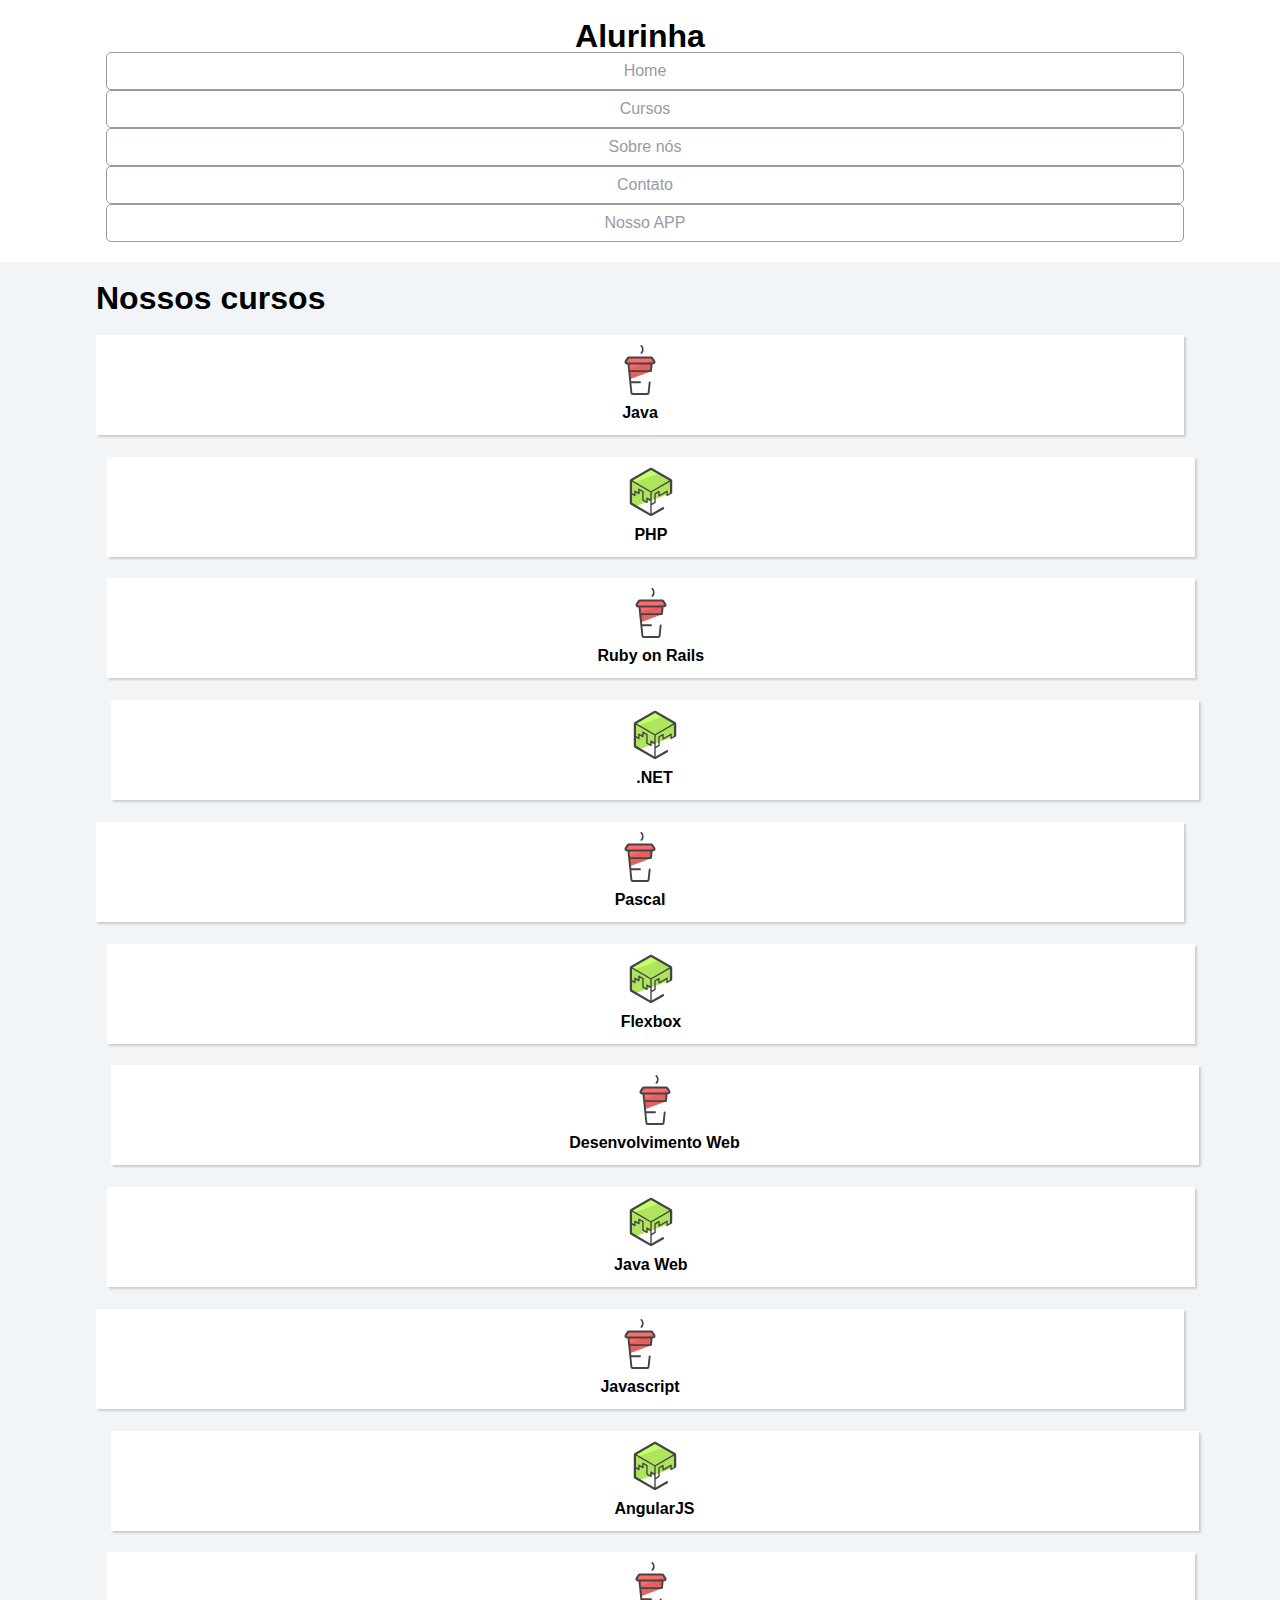
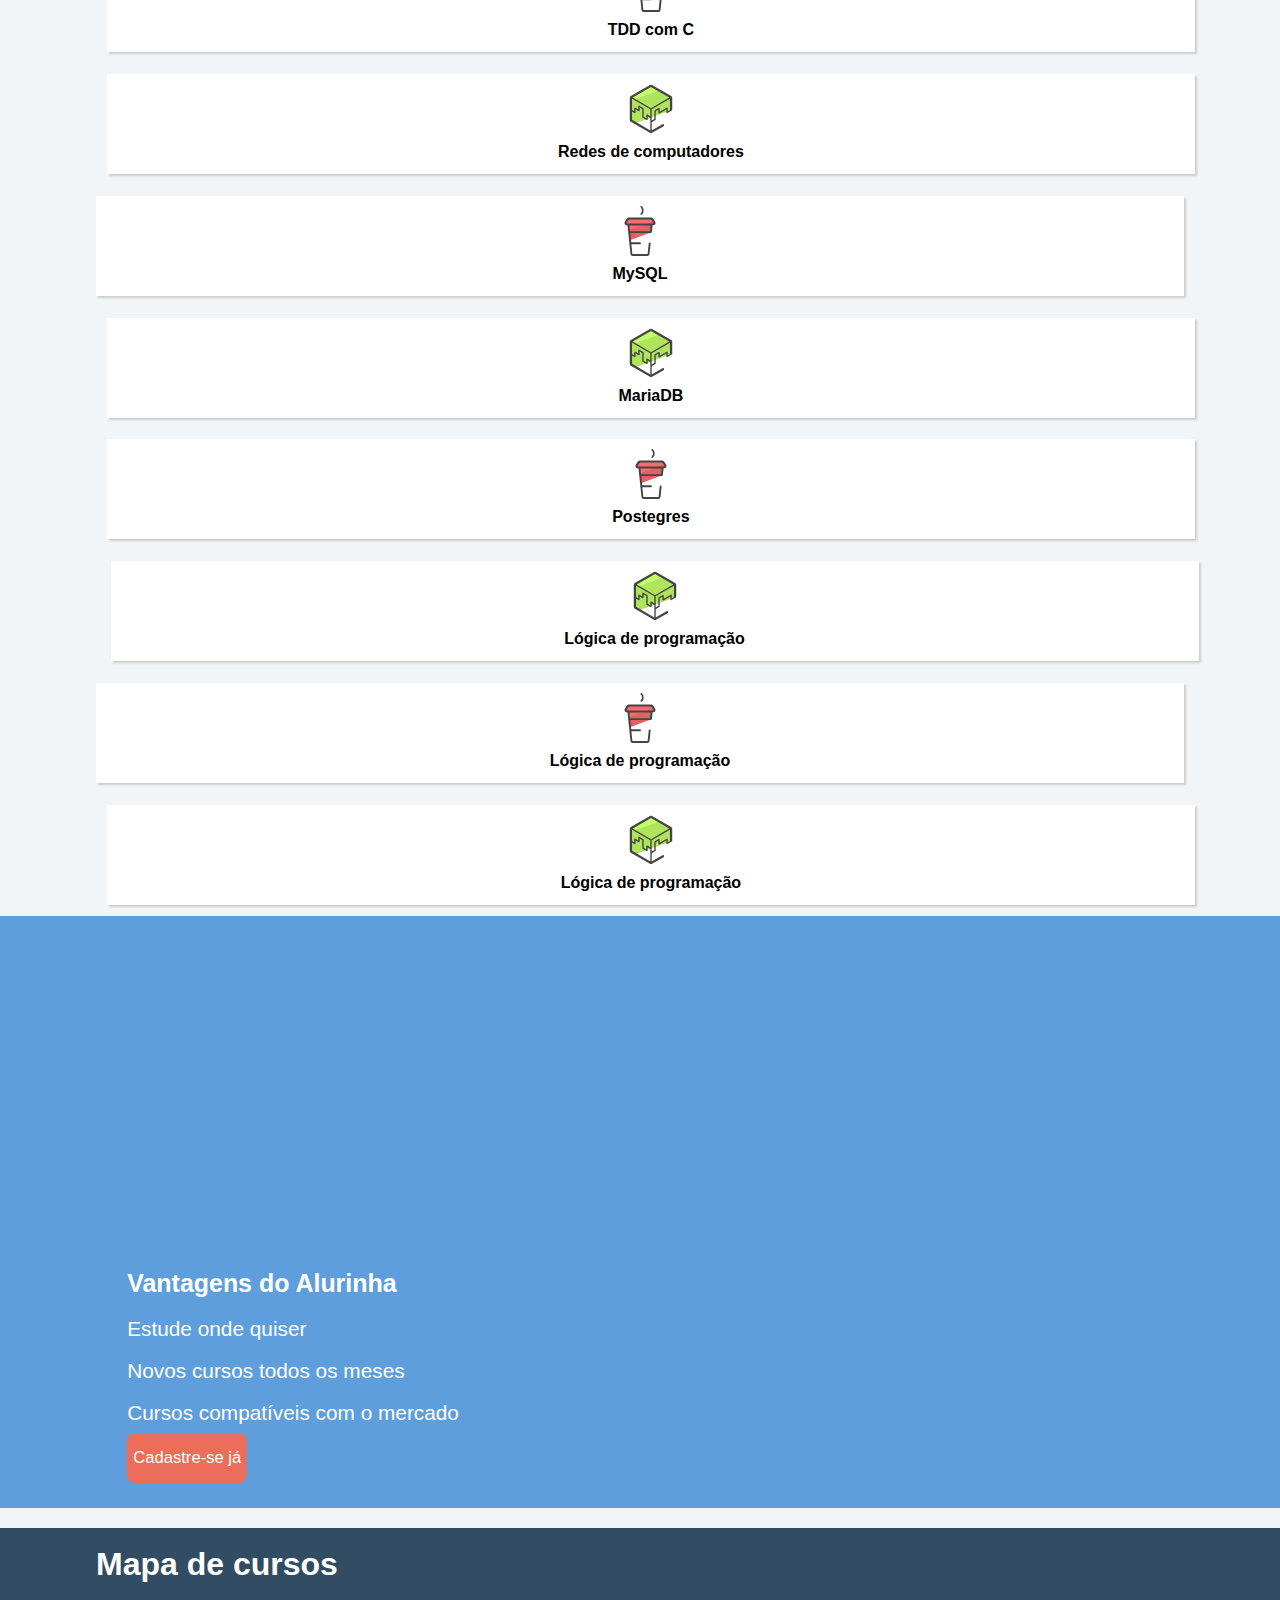
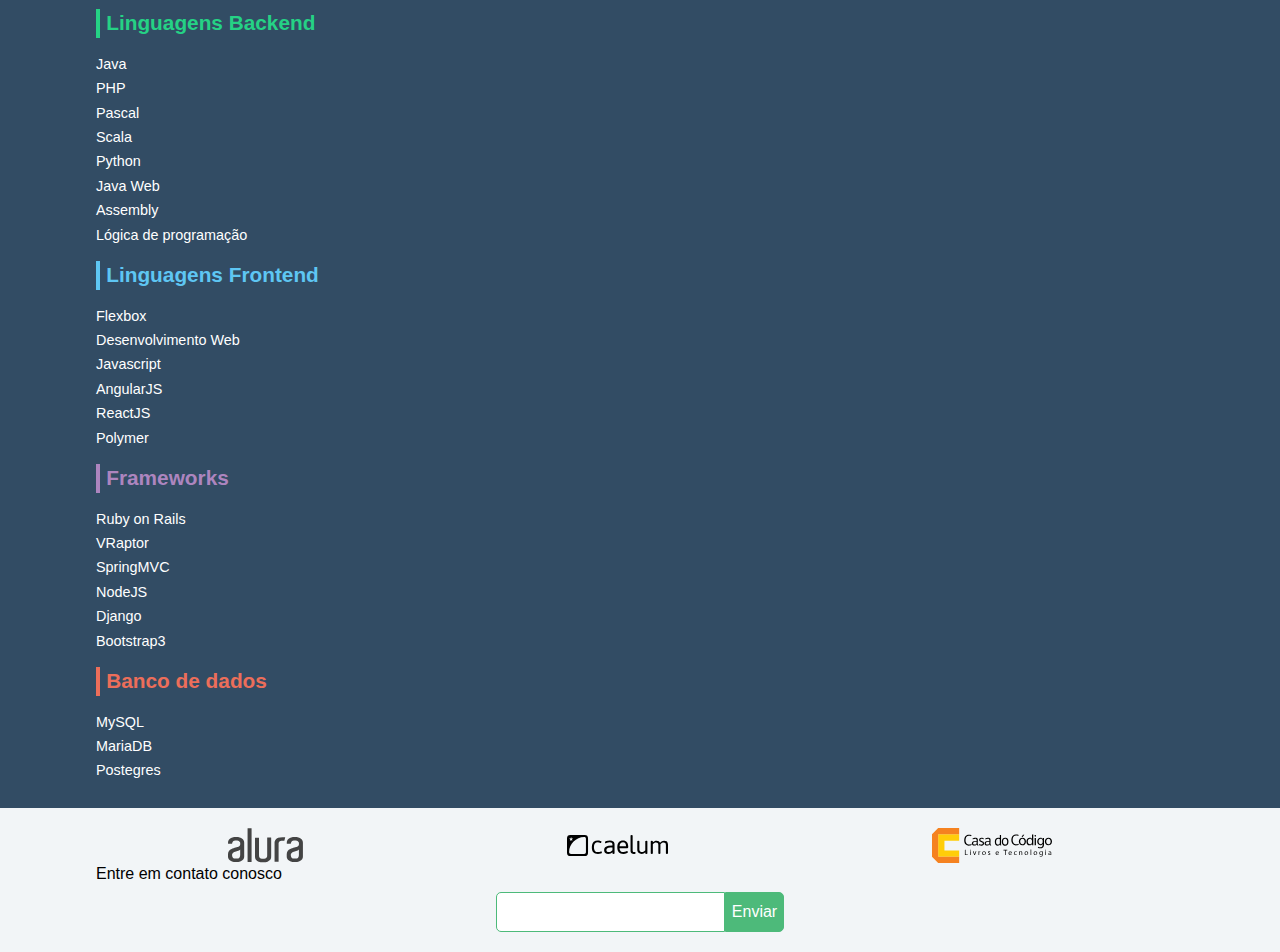
<file: flexbox/index.html>
<!doctype html>
<html>
<head>
	<meta charset="utf-8">
	<meta name="viewport" content="width=device-width, initial-scale=1">
	<title>Alurinha | Cursos online</title>
	<link rel="stylesheet" href="css/reset.css">
	<link rel="stylesheet" href="css/style.css">
	<link rel="stylesheet" href="css/flexbox.css">
</head>
<body>

	<header class="cabecalhoPrincipal">
		<div class="container">
			<h1 class="cabecalhoPrincipal-titulo">
				<a href="#">Alurinha</a>
			</h1>

			<nav class="cabecalhoPrincipal-nav">
				<a class="cabecalhoPrincipal-nav-link" href="#">Home</a>
				<a class="cabecalhoPrincipal-nav-link" href="#">Cursos</a>
				<a class="cabecalhoPrincipal-nav-link" href="#">Sobre nós</a>
				<a class="cabecalhoPrincipal-nav-link" href="#">Contato</a>
				<a class="cabecalhoPrincipal-nav-link cabecalhoPrincipal-nav-link-app" href="#">Nosso APP</a>
			</nav>
		</div>

	</header>

	<main class="conteudoPrincipal">
		<div class="container">
			<h2 class="subtitulo">Nossos cursos</h2>

			<nav>
				<ul class="conteudoPrincipal-cursos">
					<li class="conteudoPrincipal-cursos-link"><a href="#">Java</a></li>
					<li class="conteudoPrincipal-cursos-link"><a href="#">PHP</a></li>
					<li class="conteudoPrincipal-cursos-link"><a href="#">Ruby on Rails</a></li>
					<li class="conteudoPrincipal-cursos-link"><a href="#">.NET</a></li>
					<li class="conteudoPrincipal-cursos-link"><a href="#">Pascal</a></li>
					<li class="conteudoPrincipal-cursos-link"><a href="#">Flexbox</a></li>
					<li class="conteudoPrincipal-cursos-link"><a href="#">Desenvolvimento Web</a></li>
					<li class="conteudoPrincipal-cursos-link"><a href="#">Java Web</a></li>
					<li class="conteudoPrincipal-cursos-link"><a href="#">Javascript</a></li>
					<li class="conteudoPrincipal-cursos-link"><a href="#">AngularJS</a></li>
					<li class="conteudoPrincipal-cursos-link"><a href="#">TDD com C</a></li>
					<li class="conteudoPrincipal-cursos-link"><a href="#">Redes de computadores</a></li>
					<li class="conteudoPrincipal-cursos-link"><a href="#">MySQL</a></li>
					<li class="conteudoPrincipal-cursos-link"><a href="#">MariaDB</a></li>
					<li class="conteudoPrincipal-cursos-link"><a href="#">Postegres</a></li>
					<li class="conteudoPrincipal-cursos-link"><a href="#">Lógica de programação</a></li>
					<li class="conteudoPrincipal-cursos-link"><a href="#">Lógica de programação</a></li>
					<li class="conteudoPrincipal-cursos-link"><a href="#">Lógica de programação</a></li>
				</ul>
			</nav>
		</div>

		<section class="videoSobre">
			<div class="container">
				<iframe class="videoSobre-video" width="560" height="315" src="https://www.youtube.com/embed/bIlOsJzBVaY?list=PLh2Y_pKOa4UcF1BYPJR3EIMRi3nWAUxIp" frameborder="0" allowfullscreen></iframe>
				
				<div class="videoSobre-sobre">
					<h2 class="videoSobre-sobre-title">Vantagens do Alurinha</h2>
					<ul class="videoSobre-sobre-list">
						<li class="videoSobre-sobre-item">Estude onde quiser</li>
						<li class="videoSobre-sobre-item">Novos cursos todos os meses</li>
						<li class="videoSobre-sobre-item">Cursos compatíveis com o mercado</li>
					</ul>
					<button class="videoSobre-button">Cadastre-se já</button>
				</div>
			</div>
		</section>

	</main>

	<footer class="rodapePrincipal">
		<div class="container">

			<section class="rodapePrincipal-navMap">
				<h3 class="subtitulo">Mapa de cursos</h3>
				<nav class="rodapePrincipal-navMap-list">

					<h4 class="navmap-list-title navmap-list-title-backend">Linguagens Backend</h4>
					<a class="rodapePrincipal-navMap-link" href="#">Java</a>
					<a class="rodapePrincipal-navMap-link" href="#">PHP</a>
					<a class="rodapePrincipal-navMap-link" href="#">Pascal</a>
					<a class="rodapePrincipal-navMap-link" href="#">Scala</a>
					<a class="rodapePrincipal-navMap-link" href="#">Python</a>
					<a class="rodapePrincipal-navMap-link" href="#">Java Web</a>
					<a class="rodapePrincipal-navMap-link" href="#">Assembly</a>
					<a class="rodapePrincipal-navMap-link" href="#">Lógica de programação</a>

					<h4 class="navmap-list-title navmap-list-title-frontend">Linguagens Frontend</h4>
					<a class="rodapePrincipal-navMap-link" href="#">Flexbox</a>
					<a class="rodapePrincipal-navMap-link" href="#">Desenvolvimento Web</a>
					<a class="rodapePrincipal-navMap-link" href="#">Javascript</a>
					<a class="rodapePrincipal-navMap-link" href="#">AngularJS</a>
					<a class="rodapePrincipal-navMap-link" href="#">ReactJS</a>
					<a class="rodapePrincipal-navMap-link" href="#">Polymer</a>
					
					<h4 class="navmap-list-title navmap-list-title-framework">Frameworks</h4>
					<a class="rodapePrincipal-navMap-link" href="#">Ruby on Rails</a>
					<a class="rodapePrincipal-navMap-link" href="#">VRaptor</a>
					<a class="rodapePrincipal-navMap-link" href="#">SpringMVC</a>
					<a class="rodapePrincipal-navMap-link" href="#">NodeJS</a>
					<a class="rodapePrincipal-navMap-link" href="#">Django</a>
					<a class="rodapePrincipal-navMap-link" href="#">Bootstrap3</a>

					<h4 class="navmap-list-title navmap-list-title-bancoDeDados">Banco de dados</h4>
					<a class="rodapePrincipal-navMap-link" href="#">MySQL</a>
					<a class="rodapePrincipal-navMap-link" href="#">MariaDB</a>
					<a class="rodapePrincipal-navMap-link" href="#">Postegres</a>

				</nav>
			</section>

		</div>

		<section class="rodapePrincipal-patrocinadores">
			<div class="container">
				<ul class="rodapePrincipal-patrocinadores-list">
					<li>
						<a class="rodapePrincipal-patrocinadores-list-link patrocinadores-list-link-alura" href="#">
							<img src="img/logos/alura.svg" alt="Logo da Alura">
						</a>
					</li>
					<li>
						<a class="rodapePrincipal-patrocinadores-list-link patrocinadores-list-link-caelum" href="#">
							<img src="img/logos/caelum.svg" alt="Logo da Caelum">
						</a>
					</li>
					<li>
						<a class="rodapePrincipal-patrocinadores-list-link patrocinadores-list-link-casaDoCodigo" href="#">
							<img src="img/logos/cdc.svg" alt="Logo da Casa do Código">
						</a>
					</li>
				</ul>
				<form class="rodapePrincipal-contatoForm" action="#">
					<fieldset>
						<legend class="rodapePrincipal-contatoForm-legend" for="email-contato">Entre em contato conosco</legend>
						<div class="rodapePrincipal-contatoForm-fieldset"> 
							<input class="rodapePrincipal-contatoForm-emailInput" type="email" name="email-contato" id="email-contato">
							<button class="rodapePrincipal-contatoForm-submit" type="submit">Enviar</button>
						</div>
					</fieldset>
				</form>
			</div>
		</section>
	</footer>

</body>
</html>
</file>
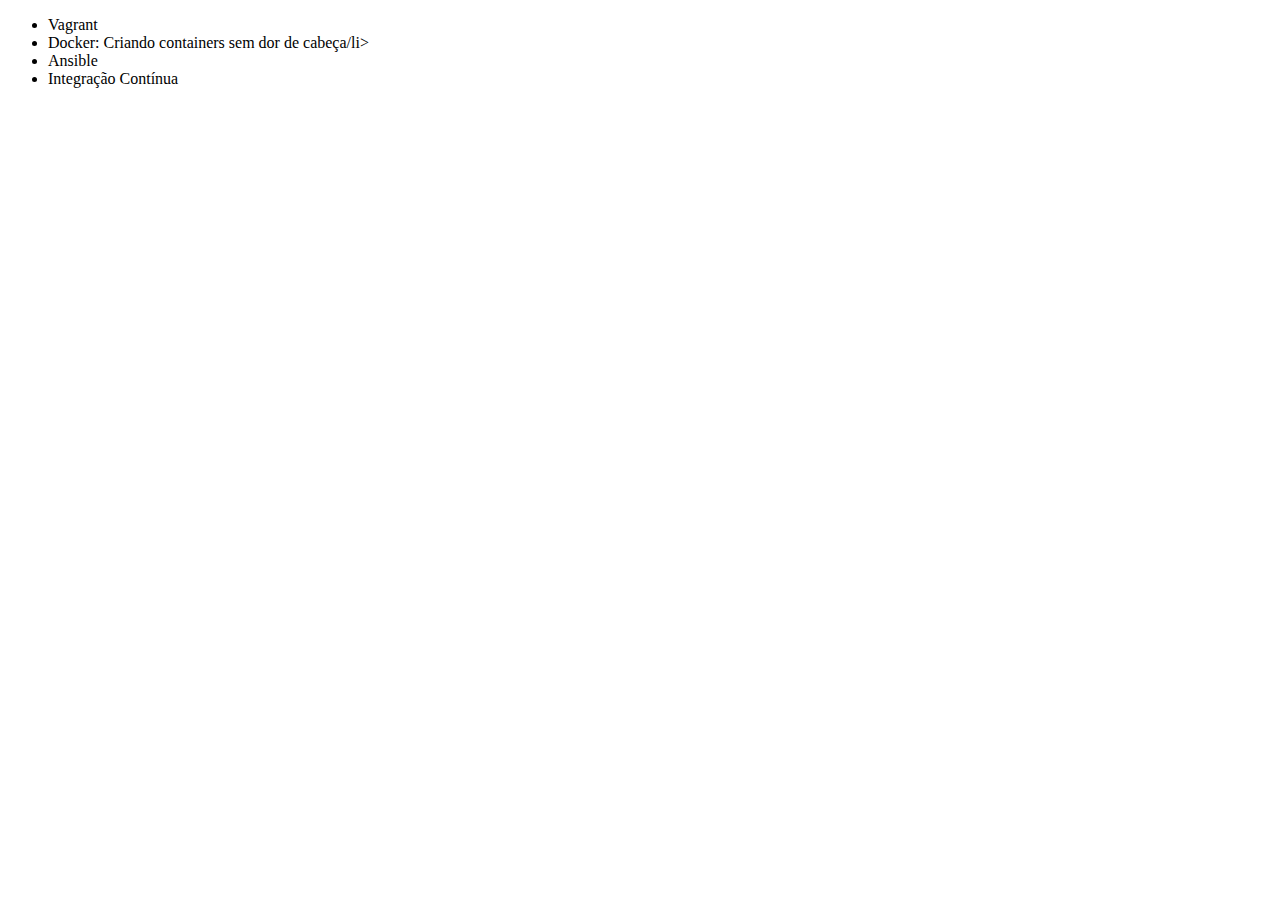
<file: git-e-github/index.html>
<!DOCTYPE html>
<html lang="en">
<head>
  <meta charset="UTF-8">
  <title>Lista de cursos de DevOps da Alura</title>
</head>
<body>
  <ul>
    <li>Vagrant</li>
    <li>Docker: Criando containers sem dor de cabeça/li>
    <li>Ansible</li>
    <li>Integração Contínua</li>
  </ul>  
</body>
</html>
</file>
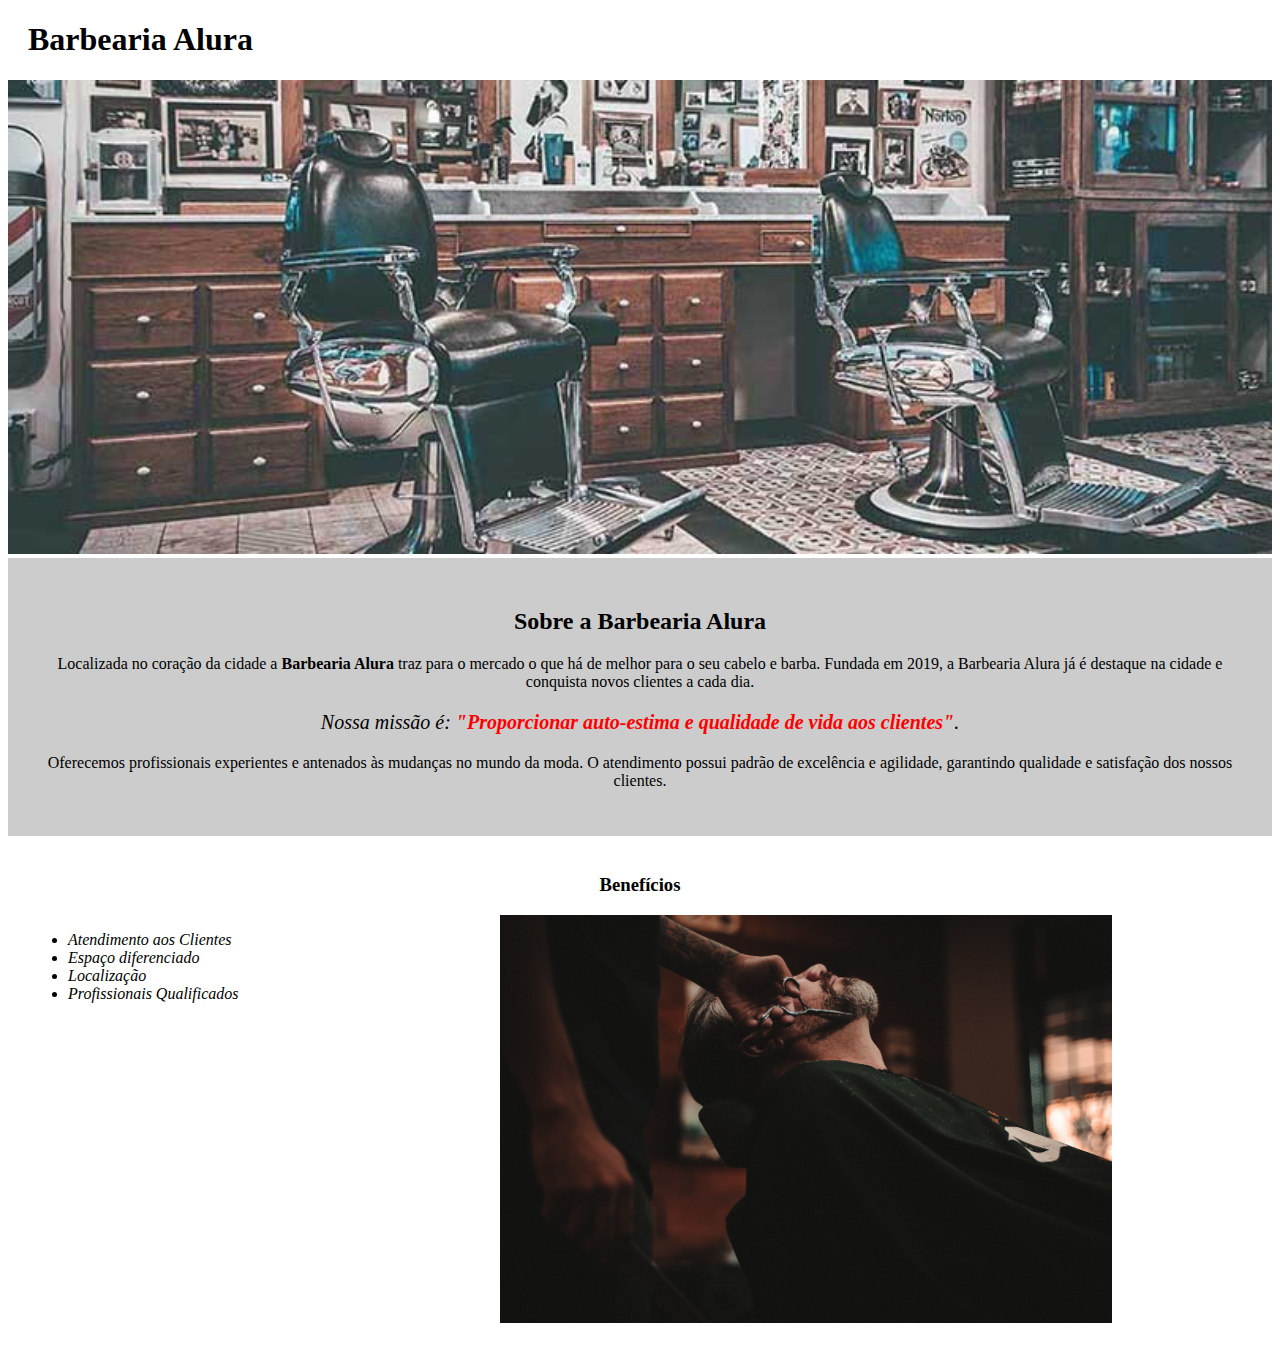
<file: html5-css3-parte1/index.html>
<!DOCTYPE html>
<html lang="pt-br">
  <head>
    <meta charset="UTF-8">
    <title>Barbearia Alura</title>
    <link rel="stylesheet" href="style.css">
  </head>

  <body>
    <header>
      <h1 class="titulo-principal">Barbearia Alura</h1>
    </header>
    <img id="banner" src="banner.jpg">
    <div class="principal">
      <h2 class="titulo-centralizado">Sobre a Barbearia Alura</h2>

      <p>Localizada no coração da cidade a <strong>Barbearia Alura</strong> traz para o mercado o que há de melhor para o seu cabelo e barba. Fundada em 2019, a Barbearia Alura já é destaque na cidade e conquista novos clientes a cada dia.</p>
  
      <p id="missao"><em>Nossa missão é: <strong>"Proporcionar auto-estima e qualidade de vida aos clientes"</strong>.</em></p>
  
      <p>Oferecemos profissionais experientes e antenados às mudanças no mundo da moda. O atendimento possui padrão de excelência e agilidade, garantindo qualidade e satisfação dos nossos clientes.</p>
    </div>
    
    <div class="beneficios">
      <h3 class="titulo-centralizado">Benefícios</h3>

      <ul>
        <li class="itens">Atendimento aos Clientes</li>
        <li class="itens">Espaço diferenciado</li>
        <li class="itens">Localização</li>
        <li class="itens">Profissionais Qualificados</li>
      </ul>
      <img class="imagembeneficios"src="beneficios.jpg">
    </div>
  </body>
</html>
</file>
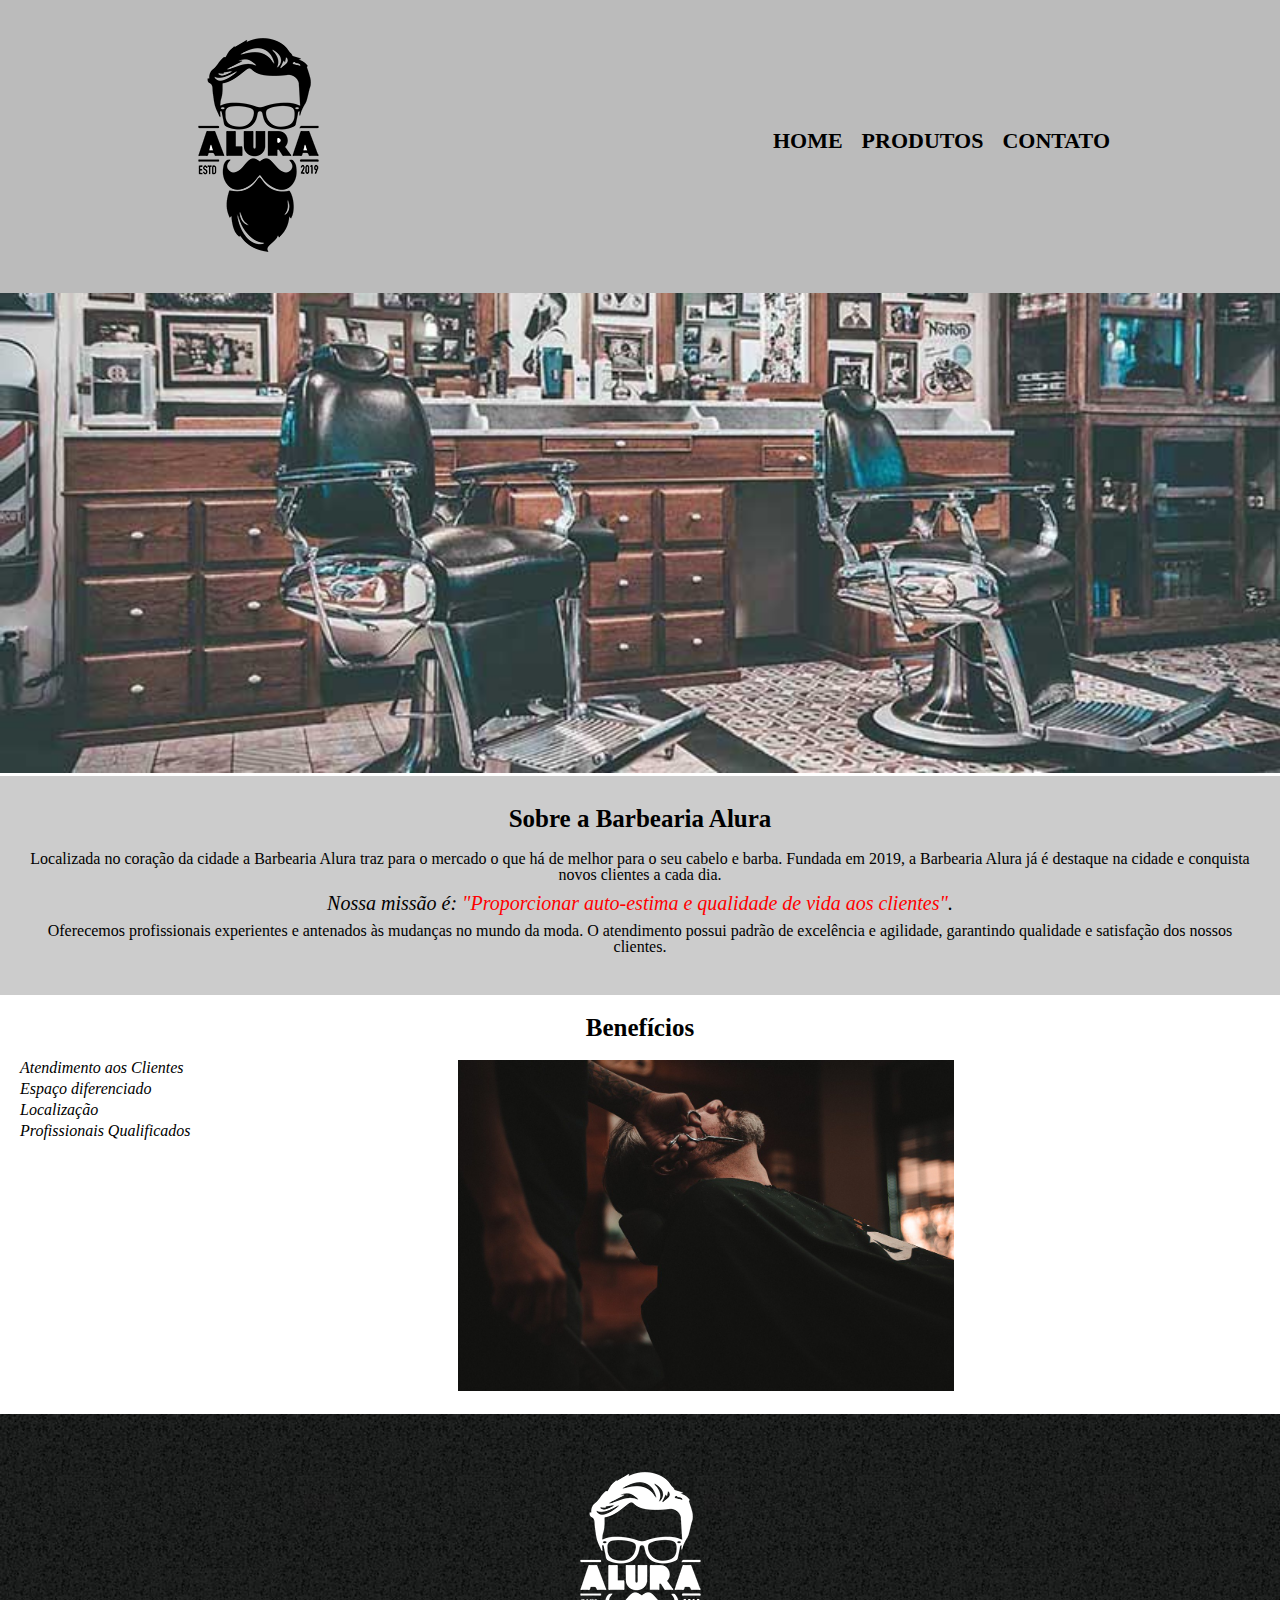
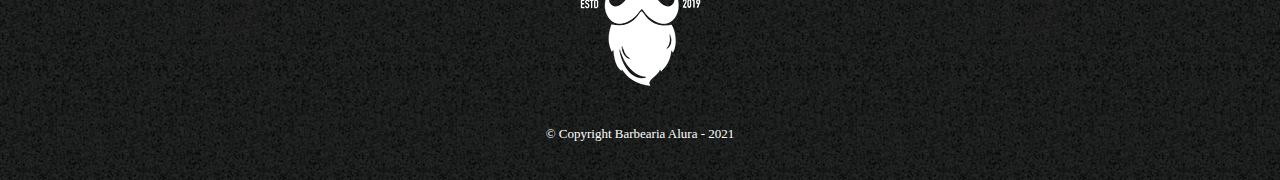
<file: html5-css3-parte2/index.html>
<!DOCTYPE html>
<html lang="pt-br">
  <head>
    <meta charset="UTF-8">
    <title>Barbearia Alura</title>
    <link rel="stylesheet" href="reset.css">
    <link rel="stylesheet" href="style.css">
  </head>

  <body>
    <header>
      <div class="caixa">
        <h1><img src="imagens/logo.png"></h1>
        <nav>
          <ul>
            <li><a href="index.html">Home</a></li>
            <li><a href="produtos.html">Produtos</a></li>
            <li><a href="contato.html">Contato</a></li>
          </ul>
        </nav>
      </div>
    </header>
    <img id="banner" src="banner.jpg">
    <div class="principal">
      <h2 class="titulo-centralizado">Sobre a Barbearia Alura</h2>

      <p>Localizada no coração da cidade a <strong>Barbearia Alura</strong> traz para o mercado o que há de melhor para o seu cabelo e barba. Fundada em 2019, a Barbearia Alura já é destaque na cidade e conquista novos clientes a cada dia.</p>
  
      <p id="missao"><em>Nossa missão é: <strong>"Proporcionar auto-estima e qualidade de vida aos clientes"</strong>.</em></p>
  
      <p>Oferecemos profissionais experientes e antenados às mudanças no mundo da moda. O atendimento possui padrão de excelência e agilidade, garantindo qualidade e satisfação dos nossos clientes.</p>
    </div>
    
    <div class="beneficios">
      <h3 class="titulo-centralizado">Benefícios</h3>

      <ul>
        <li class="itens">Atendimento aos Clientes</li>
        <li class="itens">Espaço diferenciado</li>
        <li class="itens">Localização</li>
        <li class="itens">Profissionais Qualificados</li>
      </ul>
      <img class="imagembeneficios"src="beneficios.jpg">
    </div>
    <footer>
      <img src="imagens/logo-branco.png">
      <p class="copyright">&copy; Copyright Barbearia Alura - 2021</p>
    </footer>
  </body>
</html>
</file>
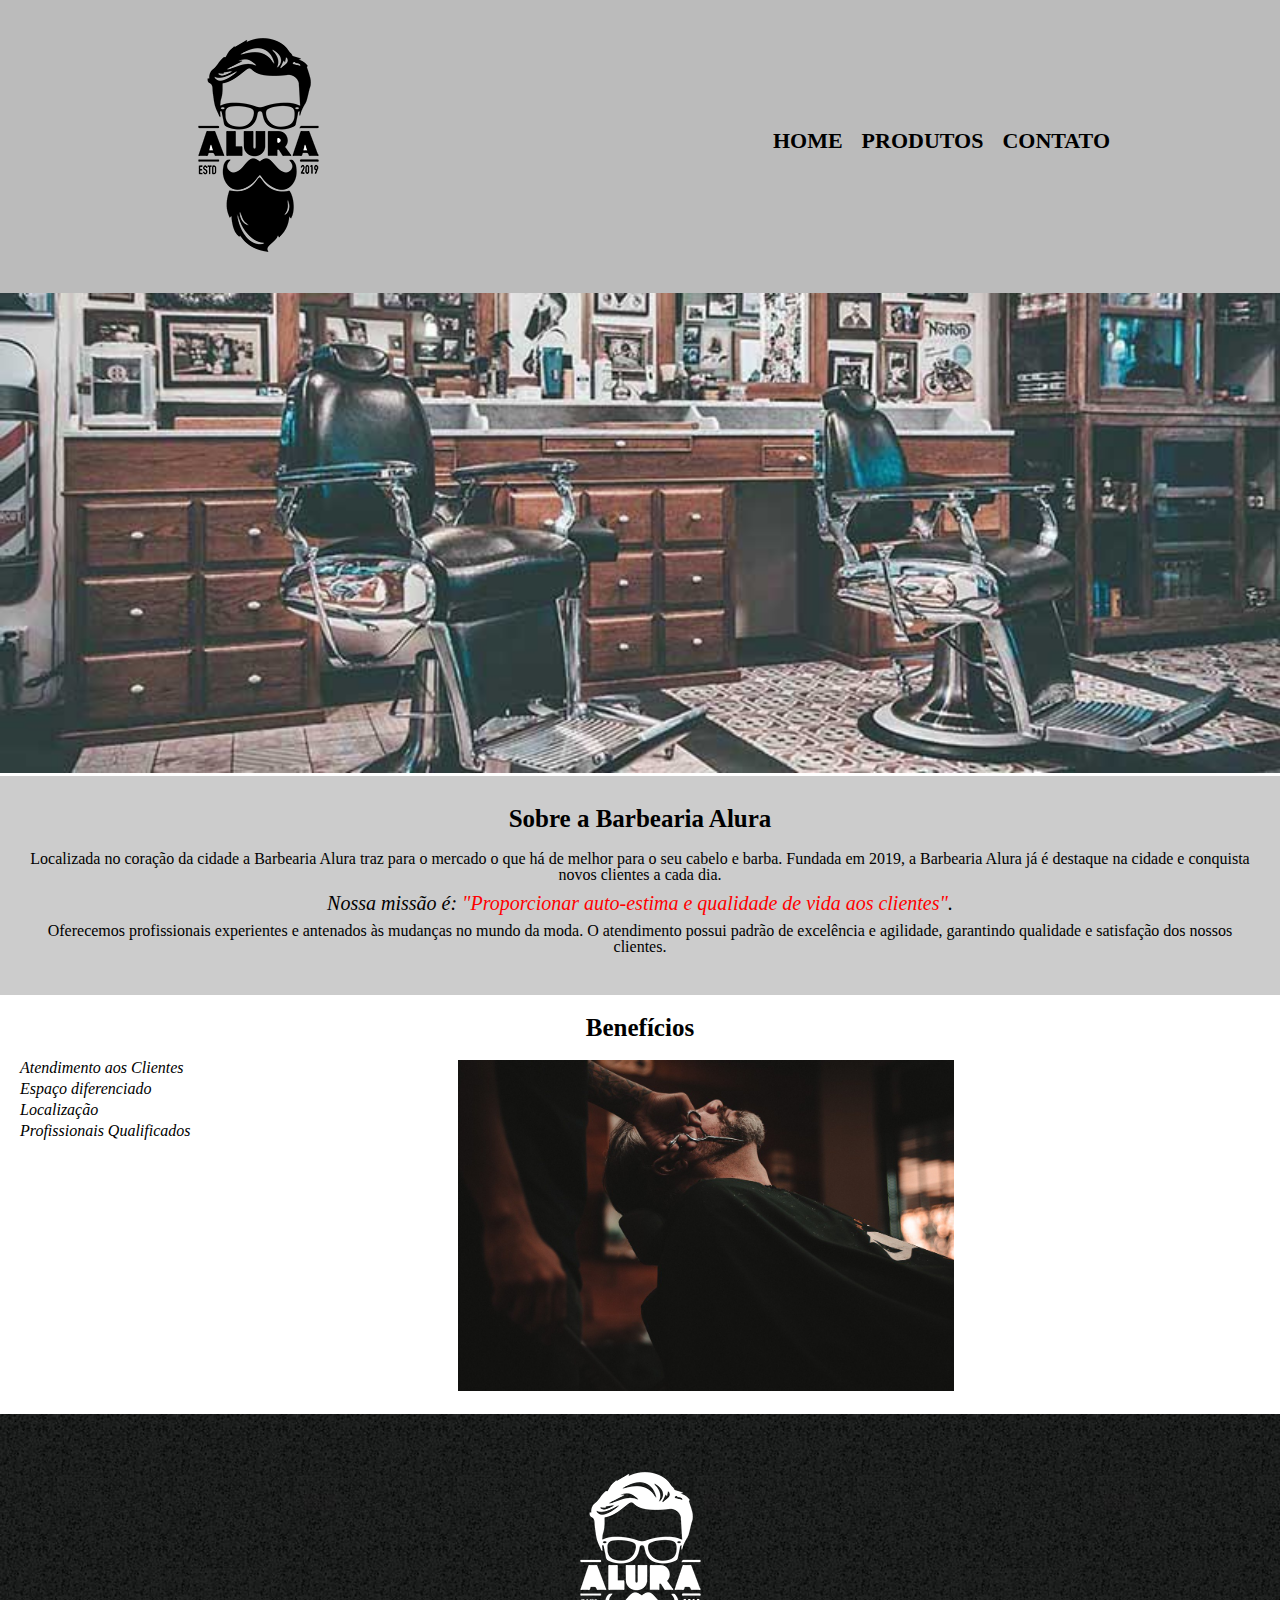
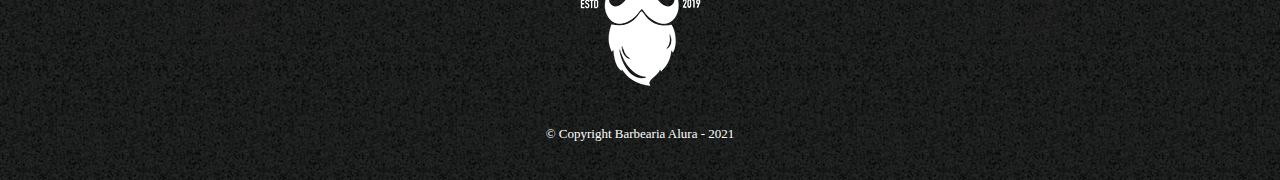
<file: html5-css3-parte3/index.html>
<!DOCTYPE html>
<html lang="pt-br">
  <head>
    <meta charset="UTF-8">
    <title>Barbearia Alura</title>
    <link rel="stylesheet" href="reset.css">
    <link rel="stylesheet" href="style-home.css">
  </head>

  <body>
    <header>
      <div class="caixa">
        <h1><img src="imagens/logo.png"></h1>
        <nav>
          <ul>
            <li><a href="index.html">Home</a></li>
            <li><a href="produtos.html">Produtos</a></li>
            <li><a href="contato.html">Contato</a></li>
          </ul>
        </nav>
      </div>
    </header>
    <img id="banner" src="banner.jpg">
    <div class="principal">
      <h2 class="titulo-centralizado">Sobre a Barbearia Alura</h2>

      <p>Localizada no coração da cidade a <strong>Barbearia Alura</strong> traz para o mercado o que há de melhor para o seu cabelo e barba. Fundada em 2019, a Barbearia Alura já é destaque na cidade e conquista novos clientes a cada dia.</p>
  
      <p id="missao"><em>Nossa missão é: <strong>"Proporcionar auto-estima e qualidade de vida aos clientes"</strong>.</em></p>
  
      <p>Oferecemos profissionais experientes e antenados às mudanças no mundo da moda. O atendimento possui padrão de excelência e agilidade, garantindo qualidade e satisfação dos nossos clientes.</p>
    </div>
    
    <div class="beneficios">
      <h3 class="titulo-centralizado">Benefícios</h3>

      <ul>
        <li class="itens">Atendimento aos Clientes</li>
        <li class="itens">Espaço diferenciado</li>
        <li class="itens">Localização</li>
        <li class="itens">Profissionais Qualificados</li>
      </ul>
      <img class="imagembeneficios"src="beneficios.jpg">
    </div>
    <footer>
      <img src="imagens/logo-branco.png">
      <p class="copyright">&copy; Copyright Barbearia Alura - 2021</p>
    </footer>
  </body>
</html>
</file>
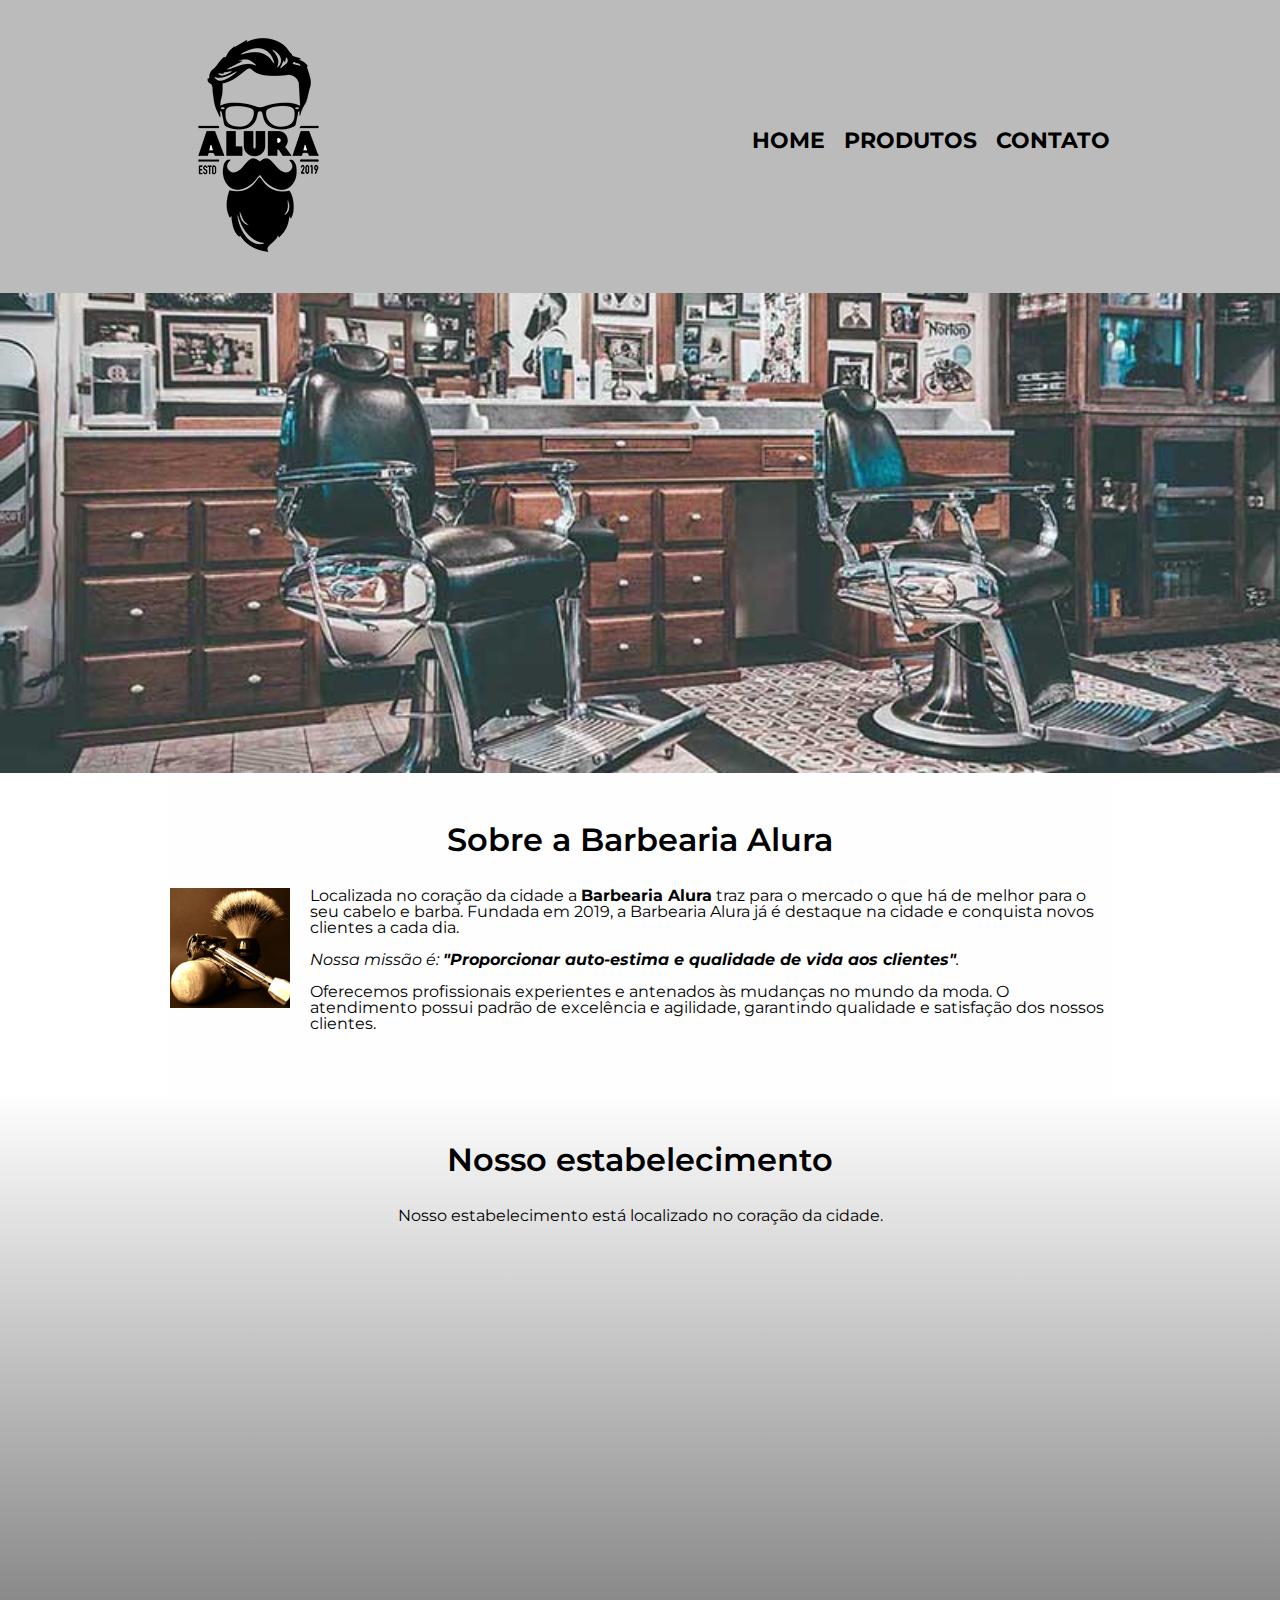
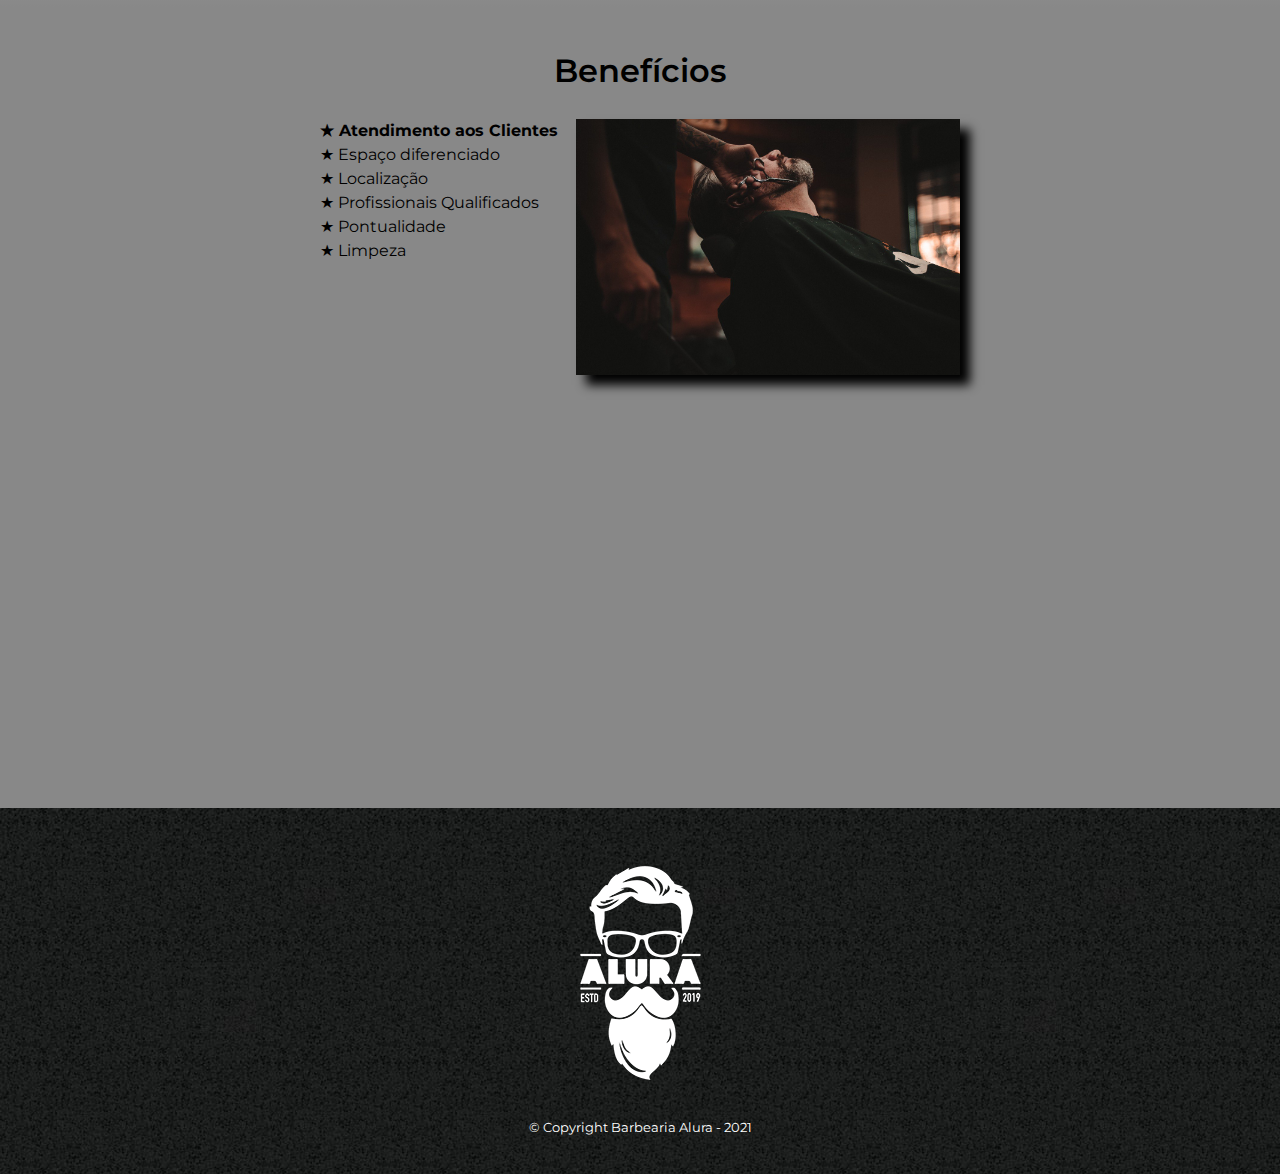
<file: html5-css3-parte4/index.html>
<!DOCTYPE html>
<html lang="pt-br">
  <head>
    <meta charset="UTF-8">
    <title>Barbearia Alura</title>
    <link rel="stylesheet" href="reset.css">
    <link rel="stylesheet" href="style.css">
    <link href="https://fonts.googleapis.com/css2?family=Montserrat&display=swap" rel="stylesheet">
  </head>

  <body>
    <header>
      <div class="caixa">
        <h1><img src="imagens/logo.png"></h1>
        <nav>
          <ul>
            <li><a href="index.html">Home</a></li>
            <li><a href="produtos.html">Produtos</a></li>
            <li><a href="contato.html">Contato</a></li>
          </ul>
        </nav>
      </div>
    </header>
    
    <img class="banner" src="banner.jpg">

    <main>
      <section class="principal">
        <h2 class="titulo-principal">Sobre a Barbearia Alura</h2>

        <img class="utensilios" src="utensilios.jpg" alt="Utensilios de barbeiro.">
  
        <p>Localizada no coração da cidade a <strong>Barbearia Alura</strong> traz para o mercado o que há de melhor para o seu cabelo e barba. Fundada em 2019, a Barbearia Alura já é destaque na cidade e conquista novos clientes a cada dia.</p>
    
        <p id="missao"><em>Nossa missão é: <strong>"Proporcionar auto-estima e qualidade de vida aos clientes"</strong>.</em></p>
    
        <p>Oferecemos profissionais experientes e antenados às mudanças no mundo da moda. O atendimento possui padrão de excelência e agilidade, garantindo qualidade e satisfação dos nossos clientes.</p>
      </section>

      <section class="mapa">
        <h3 class="titulo-principal">Nosso estabelecimento</h3>
        
        <p>Nosso estabelecimento está localizado no coração da cidade.</p>
        
        <div class="mapa-conteudo">
          <iframe src="https://www.google.com/maps/embed?pb=!1m18!1m12!1m3!1d29254.809109902737!2d-46.66725989540286!3d-23.573789297825705!2m3!1f0!2f0!3f0!3m2!1i1024!2i768!4f13.1!3m3!1m2!1s0x94ce5a2b2ed7f3a1%3A0xab35da2f5ca62674!2sCaelum%20-%20Escola%20de%20Tecnologia!5e0!3m2!1spt-BR!2sbr!4v1615939689340!5m2!1spt-BR!2sbr" width="100%" height="300" style="border:0;" allowfullscreen="" loading="lazy"></iframe>
        </div>
        
      </section>
      
      <section class="beneficios">
        <h3 class="titulo-principal">Benefícios</h3>
  
        <div class="conteudo-beneficios">
          <ul class="lista-beneficios">
            <li class="itens">Atendimento aos Clientes</li>
            <li class="itens">Espaço diferenciado</li>
            <li class="itens">Localização</li>
            <li class="itens">Profissionais Qualificados</li>
            <li class="itens">Pontualidade</li>
            <li class="itens">Limpeza</li>
          </ul><img class="imagem-beneficios"src="beneficios.jpg">
        </div>
        
        <div class="video">
          <iframe width="560" height="315" src="https://www.youtube.com/embed/wcVVXUV0YUY" frameborder="0" allow="accelerometer; autoplay; clipboard-write; encrypted-media; gyroscope; picture-in-picture" allowfullscreen></iframe>
        </div>
      </section>
    </main>
    
    <footer>
      <img src="imagens/logo-branco.png">
      <p class="copyright">&copy; Copyright Barbearia Alura - 2021</p>
    </footer>
  </body>
</html>
</file>
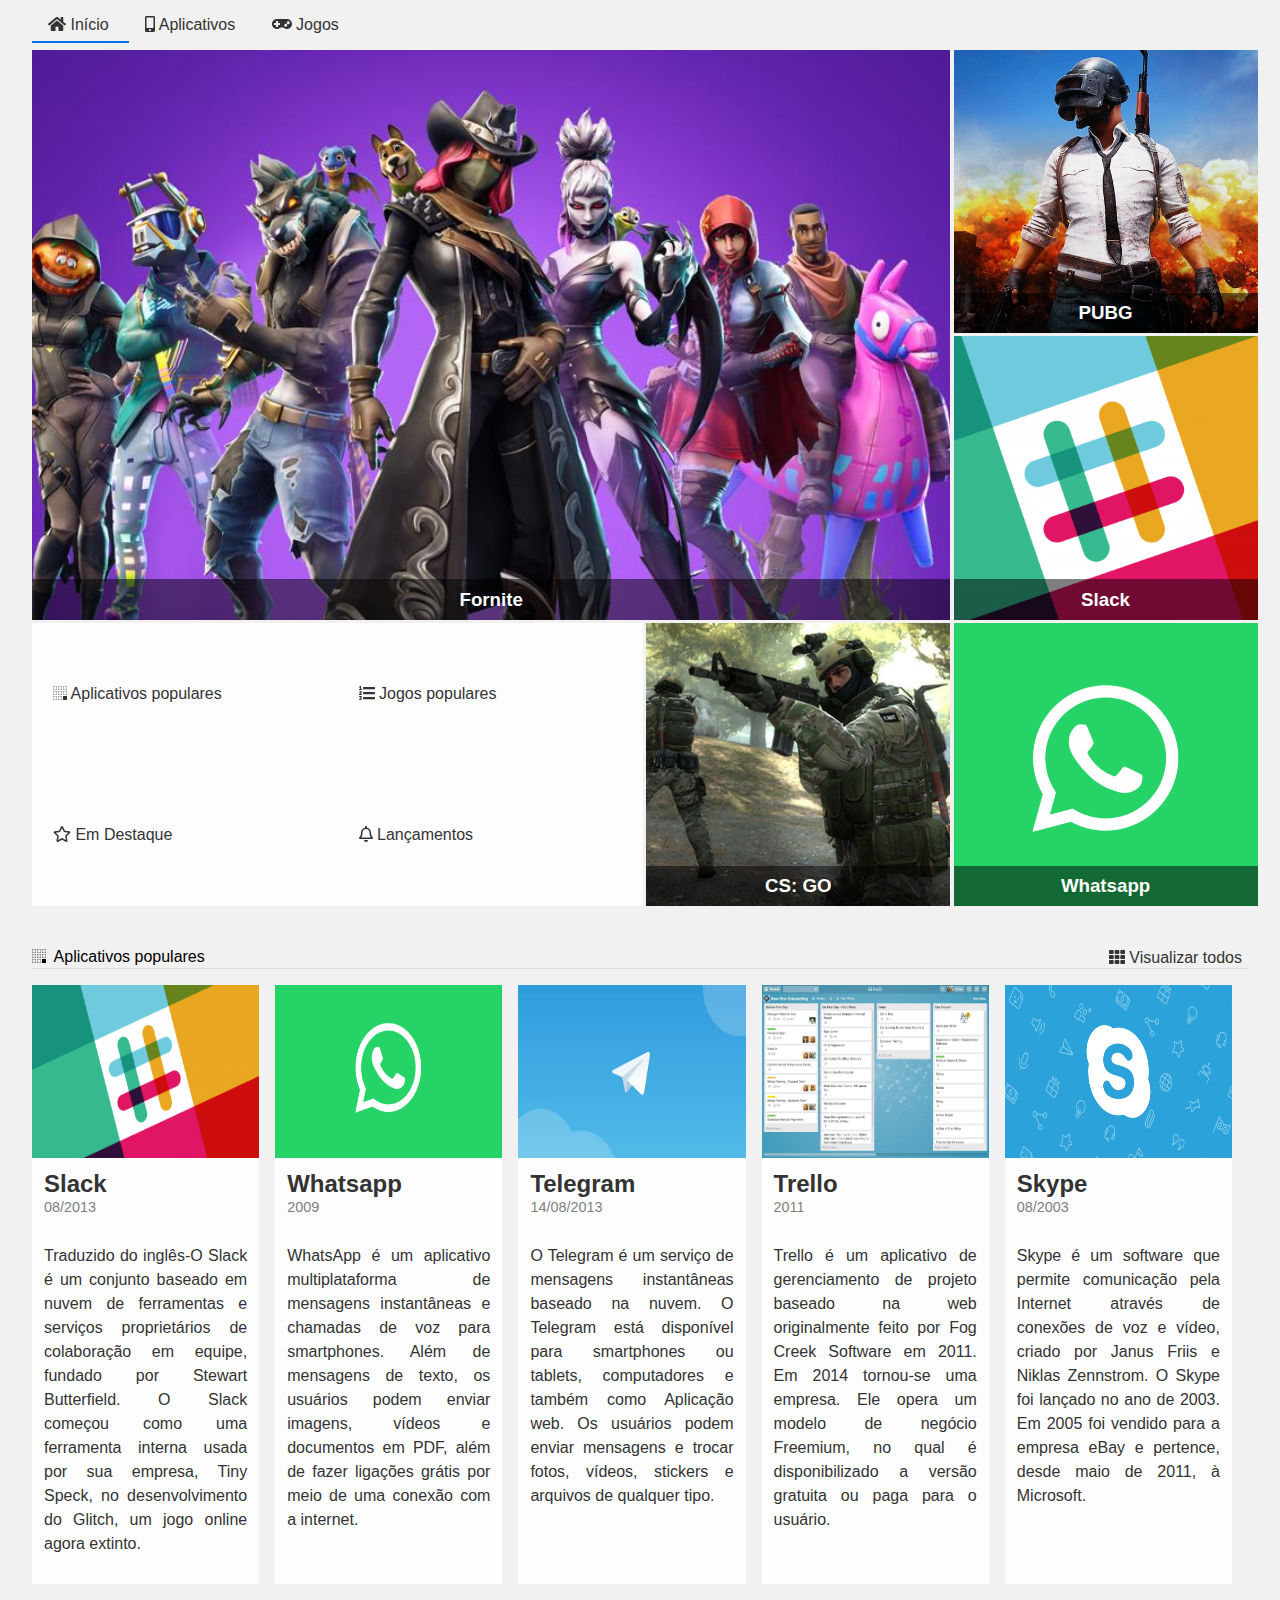
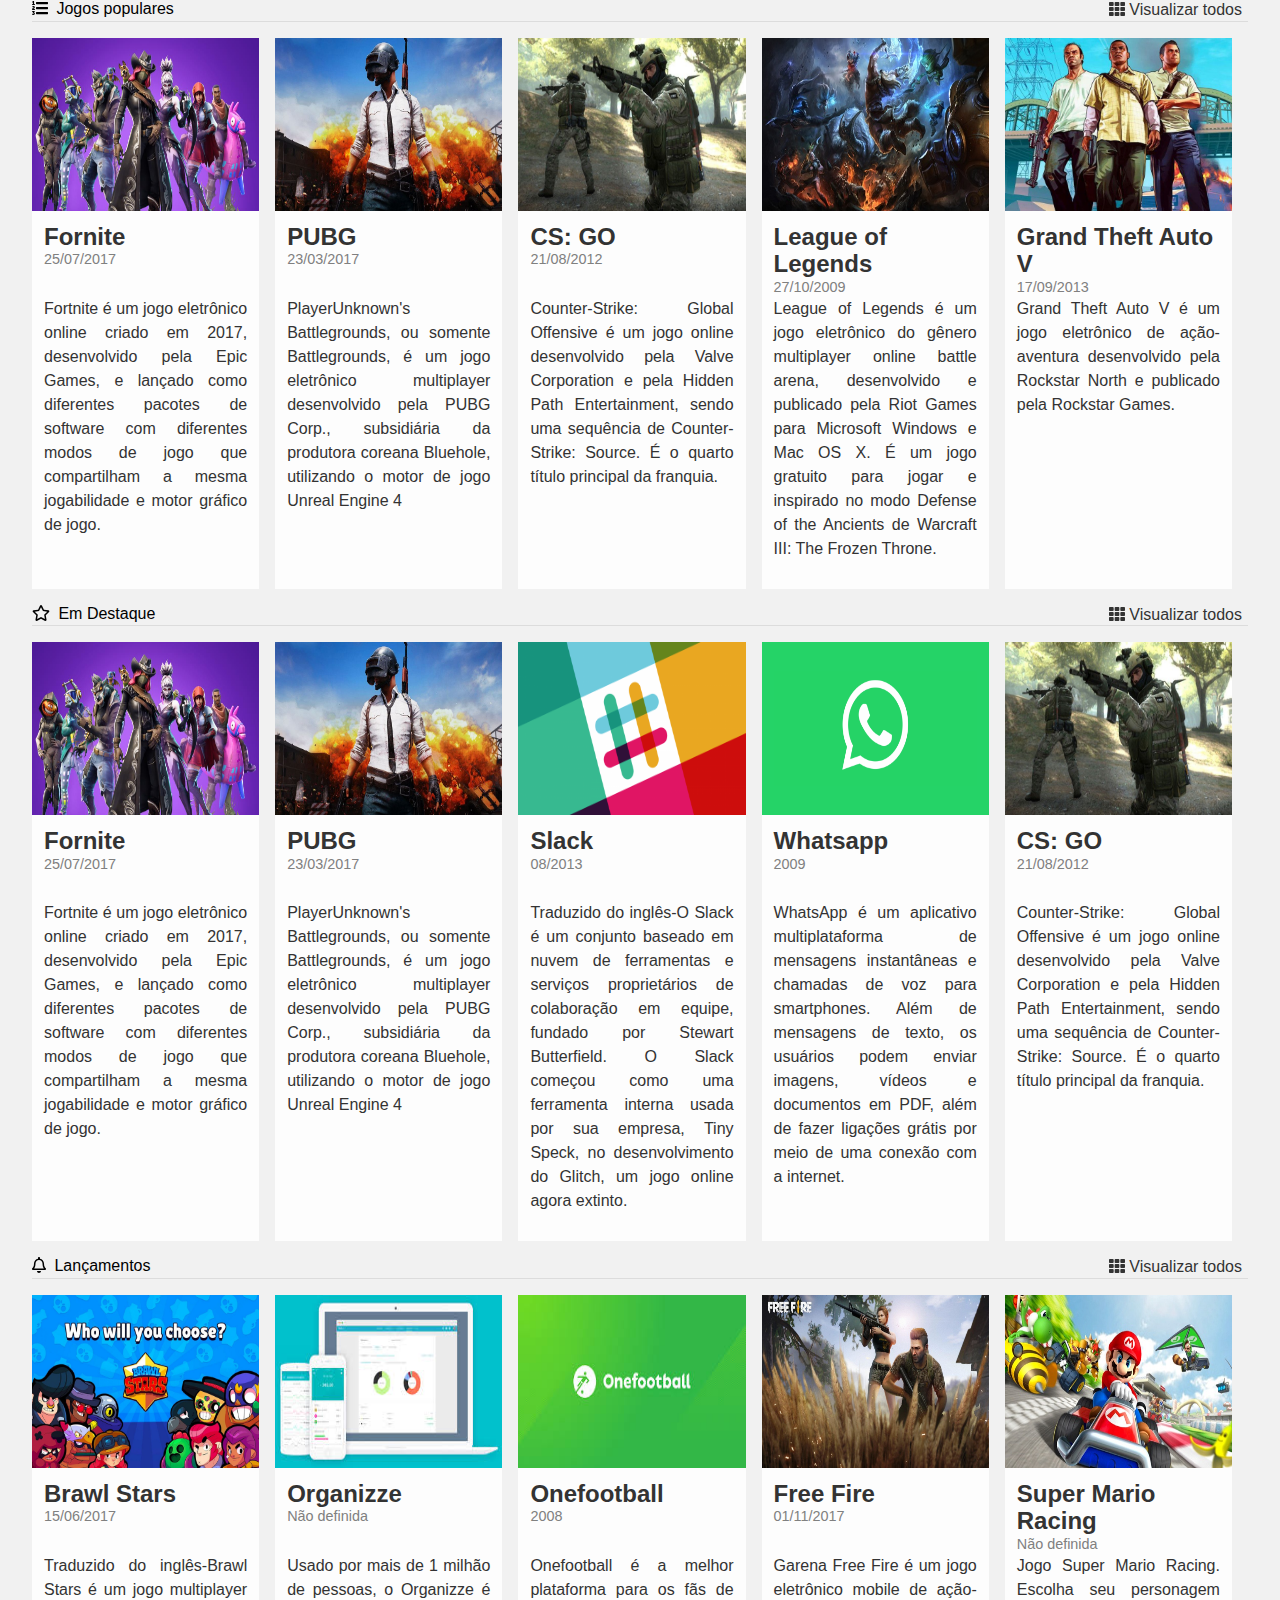
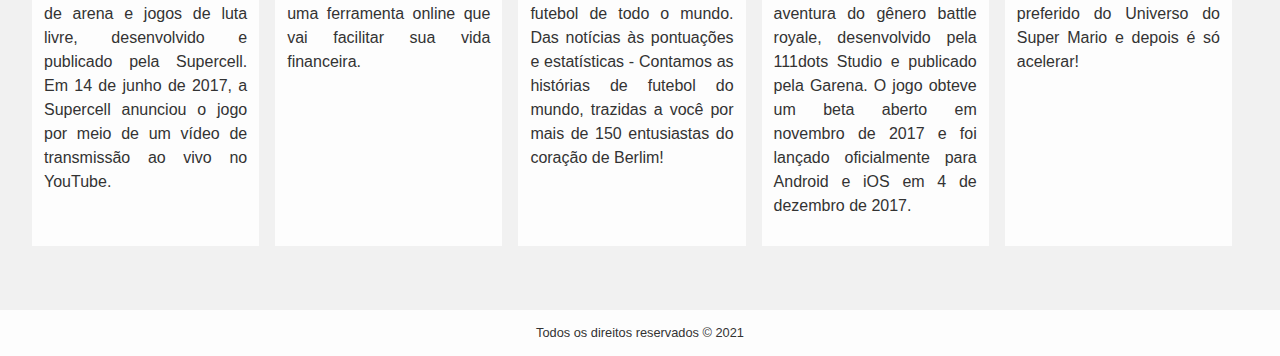
<file: css-grid/alura-store/index.html>
<!DOCTYPE html>
<html lang="en">
  <head>
    <meta charset="UTF-8" />
    <meta name="viewport" content="width=device-width, initial-scale=1.0" />
    <meta http-equiv="X-UA-Compatible" content="ie=edge" />
    <title>Alura Store | Baixe nossos aplicativos e jogos</title>
    <link href="./assets/css/styles.css" rel="stylesheet" />
  </head>
  <body class="app">
    <header class="cabecalho">
      <nav class="menu">
        <ul class="menu__lista">
          <li class="menu__item">
            <a class="menu__link ativo" href="#">
              <i class="fas fa-home"></i>
              Início
            </a>
            <a class="menu__link" href="#">
              <i class="fas fa-mobile-alt"></i>
              Aplicativos</a
            >
            <a class="menu__link" href="#">
              <i class="fas fa-gamepad"></i>
              Jogos
            </a>
          </li>
        </ul>
      </nav>
    </header>
    <main class="conteudo">
      <section class="destaques">
        <div class="destaques__principal caixa">
          <h3 class="destaques__titulo">Fornite</h3>
        </div>
        <div class="destaques__secundario caixa">
          <h3 class="destaques__titulo">PUBG</h3>
        </div>
        <div class="destaques__secundario caixa">
          <h3 class="destaques__titulo">Slack</h3>
        </div>
        <div class="destaques__secundario caixa">
          <h3 class="destaques__titulo">Whatsapp</h3>
        </div>
        <div class="destaques__secundario caixa">
          <h3 class="destaques__titulo">CS: GO</h3>
        </div>
        <div class="destaques__categorias">
          <ul class="destaques__categorias___lista">
            <li class="destaques__categorias___item">
              <a class="destaques__categorias___link" href="#">
                <i
                  class="destaques__categorias___icone fab fa-buromobelexperte"
                ></i>
                Aplicativos populares
              </a>
            </li>
            <li class="destaques__categorias___item">
              <a class="destaques__categorias___link" href="#">
                <i class="fas fa-list-ol"></i>
                Jogos populares
              </a>
            </li>
            <li class="destaques__categorias___item">
              <a class="destaques__categorias___link" href="#">
                <i class="far fa-star"></i>
                Em Destaque
              </a>
            </li>
            <li class="destaques__categorias___item">
              <a class="destaques__categorias___link" href="#">
                <i class="far fa-bell"></i>
                Lançamentos
              </a>
            </li>
          </ul>
        </div>
      </section>

      <section class="populares">
        <div class="populares__itens">
          <div class="populares__info">
            <div class="populares__cabecalho">
              <h4 class="populares__titulo">
                <i class="populares__icone fab fa-buromobelexperte"></i>
                Aplicativos populares
              </h4>
              <button class="populares__botao">
                <i class="fas fa-th"></i>
                Visualizar todos
              </button>
            </div>
          </div>
          <div class="populares__conteudo">
            <div class="populares__card">
              <img
                class="populares__card___imagem"
                src="./assets/img/slack.png"
              />
              <div class="populares__card___corpo">
                <div class="populares__card___cabecalho">
                  <h5 class="populares__card___titulo">Slack</h5>
                  <time class="populares__card___data" datetime="2013-08-01"
                    >08/2013</time
                  >
                </div>
                <div class="populares__card___descricao">
                  Traduzido do inglês-O Slack é um conjunto baseado em nuvem de
                  ferramentas e serviços proprietários de colaboração em equipe,
                  fundado por Stewart Butterfield. O Slack começou como uma
                  ferramenta interna usada por sua empresa, Tiny Speck, no
                  desenvolvimento do Glitch, um jogo online agora extinto.
                </div>
              </div>
            </div>
            <div class="populares__card">
              <img
                class="populares__card___imagem"
                src="./assets/img/whatsapp.png"
              />
              <div class="populares__card___corpo">
                <div class="populares__card___cabecalho">
                  <h5 class="populares__card___titulo">Whatsapp</h5>
                  <time class="populares__card___data" datetime="2009-01-01"
                    >2009</time
                  >
                </div>
                <div class="populares__card___descricao">
                  WhatsApp é um aplicativo multiplataforma de mensagens
                  instantâneas e chamadas de voz para smartphones. Além de
                  mensagens de texto, os usuários podem enviar imagens, vídeos e
                  documentos em PDF, além de fazer ligações grátis por meio de
                  uma conexão com a internet.
                </div>
              </div>
            </div>
            <div class="populares__card">
              <img
                class="populares__card___imagem"
                src="./assets/img/telegram.jpeg"
              />
              <div class="populares__card___corpo">
                <div class="populares__card___cabecalho">
                  <h5 class="populares__card___titulo">Telegram</h5>
                  <time class="populares__card___data" datetime="2013-08-14"
                    >14/08/2013</time
                  >
                </div>
                <div class="populares__card___descricao">
                  O Telegram é um serviço de mensagens instantâneas baseado na
                  nuvem. O Telegram está disponível para smartphones ou tablets,
                  computadores e também como Aplicação web. Os usuários podem
                  enviar mensagens e trocar fotos, vídeos, stickers e arquivos
                  de qualquer tipo.
                </div>
              </div>
            </div>
            <div class="populares__card">
              <img
                class="populares__card___imagem"
                src="./assets/img/trello.jpg"
              />
              <div class="populares__card___corpo">
                <div class="populares__card___cabecalho">
                  <h5 class="populares__card___titulo">Trello</h5>
                  <time class="populares__card___data" datetime="2011-01-01"
                    >2011</time
                  >
                </div>
                <div class="populares__card___descricao">
                  Trello é um aplicativo de gerenciamento de projeto baseado na
                  web originalmente feito por Fog Creek Software em 2011. Em
                  2014 tornou-se uma empresa. Ele opera um modelo de negócio
                  Freemium, no qual é disponibilizado a versão gratuita ou paga
                  para o usuário.
                </div>
              </div>
            </div>
            <div class="populares__card">
              <img
                class="populares__card___imagem"
                src="./assets/img/skype.png"
              />
              <div class="populares__card___corpo">
                <div class="populares__card___cabecalho">
                  <h5 class="populares__card___titulo">Skype</h5>
                  <time class="populares__card___data" datetime="2003-08-01"
                    >08/2003</time
                  >
                </div>
                <div class="populares__card___descricao">
                  Skype é um software que permite comunicação pela Internet
                  através de conexões de voz e vídeo, criado por Janus Friis e
                  Niklas Zennstrom. O Skype foi lançado no ano de 2003. Em 2005
                  foi vendido para a empresa eBay e pertence, desde maio de
                  2011, à Microsoft.
                </div>
              </div>
            </div>
          </div>
        </div>
        <div class="populares__itens">
          <div class="populares__info">
            <div class="populares__cabecalho">
              <h4 class="populares__titulo">
                <i class="populares__icone fas fa-list-ol"></i>
                Jogos populares
              </h4>
              <button class="populares__botao">
                <i class="fas fa-th"></i>
                Visualizar todos
              </button>
            </div>
          </div>
          <div class="populares__conteudo">
            <div class="populares__card">
              <img
                class="populares__card___imagem"
                src="./assets/img/fortnite.jpg"
              />
              <div class="populares__card___corpo">
                <div class="populares__card___cabecalho">
                  <h5 class="populares__card___titulo">Fornite</h5>
                  <time class="populares__card___data" datetime="2017-07-25"
                    >25/07/2017</time
                  >
                </div>
                <div class="populares__card___descricao">
                  Fortnite é um jogo eletrônico online criado em 2017,
                  desenvolvido pela Epic Games, e lançado como diferentes
                  pacotes de software com diferentes modos de jogo que
                  compartilham a mesma jogabilidade e motor gráfico de jogo.
                </div>
              </div>
            </div>
            <div class="populares__card">
              <img
                class="populares__card___imagem"
                src="./assets/img/pubg.jpg"
              />
              <div class="populares__card___corpo">
                <div class="populares__card___cabecalho">
                  <h5 class="populares__card___titulo">PUBG</h5>
                  <time class="populares__card___data" datetime="2017-03-23"
                    >23/03/2017</time
                  >
                </div>
                <div class="populares__card___descricao">
                  PlayerUnknown's Battlegrounds, ou somente Battlegrounds, é um
                  jogo eletrônico multiplayer desenvolvido pela PUBG Corp.,
                  subsidiária da produtora coreana Bluehole, utilizando o motor
                  de jogo Unreal Engine 4
                </div>
              </div>
            </div>
            <div class="populares__card">
              <img
                class="populares__card___imagem"
                src="./assets/img/cs-go.jpg"
              />
              <div class="populares__card___corpo">
                <div class="populares__card___cabecalho">
                  <h5 class="populares__card___titulo">CS: GO</h5>
                  <time class="populares__card___data" datetime="2012-08-21"
                    >21/08/2012</time
                  >
                </div>
                <div class="populares__card___descricao">
                  Counter-Strike: Global Offensive é um jogo online desenvolvido
                  pela Valve Corporation e pela Hidden Path Entertainment, sendo
                  uma sequência de Counter-Strike: Source. É o quarto título
                  principal da franquia.
                </div>
              </div>
            </div>
            <div class="populares__card">
              <img
                class="populares__card___imagem"
                src="./assets/img/lol.jpg"
              />
              <div class="populares__card___corpo">
                <div class="populares__card___cabecalho">
                  <h5 class="populares__card___titulo">League of Legends</h5>
                  <time class="populares__card___data" datetime="2009-10-27"
                    >27/10/2009</time
                  >
                </div>
                <div class="populares__card___descricao">
                  League of Legends é um jogo eletrônico do gênero multiplayer
                  online battle arena, desenvolvido e publicado pela Riot Games
                  para Microsoft Windows e Mac OS X. É um jogo gratuito para
                  jogar e inspirado no modo Defense of the Ancients de Warcraft
                  III: The Frozen Throne.
                </div>
              </div>
            </div>
            <div class="populares__card">
              <img
                class="populares__card___imagem"
                src="./assets/img/gta-v.jpg"
              />
              <div class="populares__card___corpo">
                <div class="populares__card___cabecalho">
                  <h5 class="populares__card___titulo">Grand Theft Auto V</h5>
                  <time class="populares__card___data" datetime="2013-09-17"
                    >17/09/2013</time
                  >
                </div>
                <div class="populares__card___descricao">
                  Grand Theft Auto V é um jogo eletrônico de ação-aventura
                  desenvolvido pela Rockstar North e publicado pela Rockstar
                  Games.
                </div>
              </div>
            </div>
          </div>
        </div>
        <div class="populares__itens">
          <div class="populares__info">
            <div class="populares__cabecalho">
              <h4 class="populares__titulo">
                <i class="populares__icone far fa-star"></i>
                Em Destaque
              </h4>
              <button class="populares__botao">
                <i class="fas fa-th"></i>
                Visualizar todos
              </button>
            </div>
          </div>
          <div class="populares__conteudo">
            <div class="populares__card">
              <img
                class="populares__card___imagem"
                src="./assets/img/fortnite.jpg"
              />
              <div class="populares__card___corpo">
                <div class="populares__card___cabecalho">
                  <h5 class="populares__card___titulo">Fornite</h5>
                  <time class="populares__card___data" datetime="2017-07-25"
                    >25/07/2017</time
                  >
                </div>
                <div class="populares__card___descricao">
                  Fortnite é um jogo eletrônico online criado em 2017,
                  desenvolvido pela Epic Games, e lançado como diferentes
                  pacotes de software com diferentes modos de jogo que
                  compartilham a mesma jogabilidade e motor gráfico de jogo.
                </div>
              </div>
            </div>
            <div class="populares__card">
              <img
                class="populares__card___imagem"
                src="./assets/img/pubg.jpg"
              />
              <div class="populares__card___corpo">
                <div class="populares__card___cabecalho">
                  <h5 class="populares__card___titulo">PUBG</h5>
                  <time class="populares__card___data" datetime="2017-03-23"
                    >23/03/2017</time
                  >
                </div>
                <div class="populares__card___descricao">
                  PlayerUnknown's Battlegrounds, ou somente Battlegrounds, é um
                  jogo eletrônico multiplayer desenvolvido pela PUBG Corp.,
                  subsidiária da produtora coreana Bluehole, utilizando o motor
                  de jogo Unreal Engine 4
                </div>
              </div>
            </div>
            <div class="populares__card">
              <img
                class="populares__card___imagem"
                src="./assets/img/slack.png"
              />
              <div class="populares__card___corpo">
                <div class="populares__card___cabecalho">
                  <h5 class="populares__card___titulo">Slack</h5>
                  <time class="populares__card___data" datetime="2013-08-01"
                    >08/2013</time
                  >
                </div>
                <div class="populares__card___descricao">
                  Traduzido do inglês-O Slack é um conjunto baseado em nuvem de
                  ferramentas e serviços proprietários de colaboração em equipe,
                  fundado por Stewart Butterfield. O Slack começou como uma
                  ferramenta interna usada por sua empresa, Tiny Speck, no
                  desenvolvimento do Glitch, um jogo online agora extinto.
                </div>
              </div>
            </div>
            <div class="populares__card">
              <img
                class="populares__card___imagem"
                src="./assets/img/whatsapp.png"
              />
              <div class="populares__card___corpo">
                <div class="populares__card___cabecalho">
                  <h5 class="populares__card___titulo">Whatsapp</h5>
                  <time class="populares__card___data" datetime="20090-01-01"
                    >2009</time
                  >
                </div>
                <div class="populares__card___descricao">
                  WhatsApp é um aplicativo multiplataforma de mensagens
                  instantâneas e chamadas de voz para smartphones. Além de
                  mensagens de texto, os usuários podem enviar imagens, vídeos e
                  documentos em PDF, além de fazer ligações grátis por meio de
                  uma conexão com a internet.
                </div>
              </div>
            </div>
            <div class="populares__card">
              <img
                class="populares__card___imagem"
                src="./assets/img/cs-go.jpg"
              />
              <div class="populares__card___corpo">
                <div class="populares__card___cabecalho">
                  <h5 class="populares__card___titulo">CS: GO</h5>
                  <time class="populares__card___data" datetime="2012-08-21"
                    >21/08/2012</time
                  >
                </div>
                <div class="populares__card___descricao">
                  Counter-Strike: Global Offensive é um jogo online desenvolvido
                  pela Valve Corporation e pela Hidden Path Entertainment, sendo
                  uma sequência de Counter-Strike: Source. É o quarto título
                  principal da franquia.
                </div>
              </div>
            </div>
          </div>
        </div>
        <div class="populares__itens">
          <div class="populares__info">
            <div class="populares__cabecalho">
              <h4 class="populares__titulo">
                <i class="populares__icone far fa-bell"></i>
                Lançamentos
              </h4>
              <button class="populares__botao">
                <i class="fas fa-th"></i>
                Visualizar todos
              </button>
            </div>
          </div>
          <div class="populares__conteudo">
            <div class="populares__card">
              <img
                class="populares__card___imagem"
                src="./assets/img/brawl-stars.jpg"
              />
              <div class="populares__card___corpo">
                <div class="populares__card___cabecalho">
                  <h5 class="populares__card___titulo">Brawl Stars</h5>
                  <time class="populares__card___data" datetime="2017-06-15"
                    >15/06/2017</time
                  >
                </div>
                <div class="populares__card___descricao">
                  Traduzido do inglês-Brawl Stars é um jogo multiplayer de arena
                  e jogos de luta livre, desenvolvido e publicado pela
                  Supercell. Em 14 de junho de 2017, a Supercell anunciou o jogo
                  por meio de um vídeo de transmissão ao vivo no YouTube.
                </div>
              </div>
            </div>
            <div class="populares__card">
              <img
                class="populares__card___imagem"
                src="./assets/img/organizze.jpeg"
              />
              <div class="populares__card___corpo">
                <div class="populares__card___cabecalho">
                  <h5 class="populares__card___titulo">Organizze</h5>
                  <time class="populares__card___data" datetime=""
                    >Não definida</time
                  >
                </div>
                <div class="populares__card___descricao">
                  Usado por mais de 1 milhão de pessoas, o Organizze é uma
                  ferramenta online que vai facilitar sua vida financeira.
                </div>
              </div>
            </div>
            <div class="populares__card">
              <img
                class="populares__card___imagem"
                src="./assets/img/onefotball.jpeg"
              />
              <div class="populares__card___corpo">
                <div class="populares__card___cabecalho">
                  <h5 class="populares__card___titulo">Onefootball</h5>
                  <time class="populares__card___data" datetime="2008-01-01"
                    >2008</time
                  >
                </div>
                <div class="populares__card___descricao">
                  Onefootball é a melhor plataforma para os fãs de futebol de
                  todo o mundo. Das notícias às pontuações e estatísticas -
                  Contamos as histórias de futebol do mundo, trazidas a você por
                  mais de 150 entusiastas do coração de Berlim!
                </div>
              </div>
            </div>
            <div class="populares__card">
              <img
                class="populares__card___imagem"
                src="./assets/img/free-fire.jpg"
              />
              <div class="populares__card___corpo">
                <div class="populares__card___cabecalho">
                  <h5 class="populares__card___titulo">Free Fire</h5>
                  <time class="populares__card___data" datetime="2017-11-01"
                    >01/11/2017</time
                  >
                </div>
                <div class="populares__card___descricao">
                  Garena Free Fire é um jogo eletrônico mobile de ação-aventura
                  do gênero battle royale, desenvolvido pela 111dots Studio e
                  publicado pela Garena. O jogo obteve um beta aberto em
                  novembro de 2017 e foi lançado oficialmente para Android e iOS
                  em 4 de dezembro de 2017.
                </div>
              </div>
            </div>
            <div class="populares__card">
              <img
                class="populares__card___imagem"
                src="./assets/img/mario-kart.jpg"
              />
              <div class="populares__card___corpo">
                <div class="populares__card___cabecalho">
                  <h5 class="populares__card___titulo">Super Mario Racing</h5>
                  <time class="populares__card___data" datetime=""
                    >Não definida</time
                  >
                </div>
                <div class="populares__card___descricao">
                  Jogo Super Mario Racing. Escolha seu personagem preferido do
                  Universo do Super Mario e depois é só acelerar!
                </div>
              </div>
            </div>
          </div>
        </div>
      </section>
    </main>
    <footer class="rodape">Todos os direitos reservados &copy; 2021</footer>
    <script src="./assets/js/fontawesome.all.min.js"></script>
  </body>
</html>
</file>
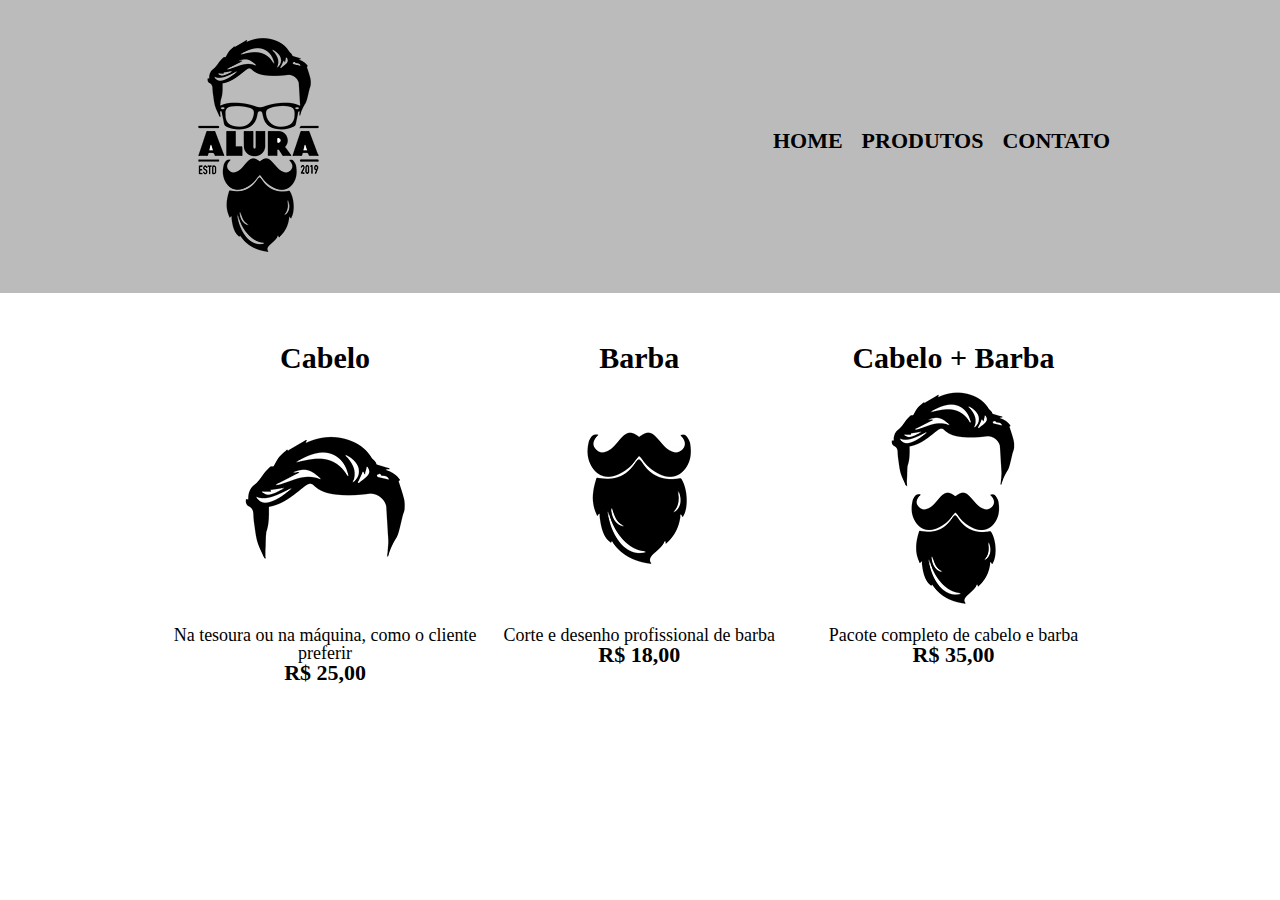
<file: html5-css3-parte2/produtos.html>
<!DOCTYPE html>
<html>
  <head>
    <meta charset="UTF-8">
    <title>Produtos - Barbearia Alura</title>
    <link rel="stylesheet" href="reset.css">
    <link rel="stylesheet" href="produtos.css">
  </head>
  <body>
    <header>
      <div class="caixa">
        <h1><img src="imagens/logo.png"></h1>
        <nav>
          <ul>
            <li><a href="index.html">Home</a></li>
            <li><a href="produtos.html">Produtos</a></li>
            <li><a href="contato.html">Contato</a></li>
          </ul>
        </nav>
      </div>
    </header>

    <main>
      <ul class="produtos">
        <li>
          <h2>Cabelo</h2>
          <img src="imagens/cabelo.jpg">
          <p class="produto-descricao">Na tesoura ou na máquina, como o cliente preferir</p>
          <p class="produto-preco">R$ 25,00</p>
        </li>
        <li>
          <h2>Barba</h2>
          <img src="imagens/barba.jpg">
          <p class="produto-descricao">Corte e desenho profissional de barba</p>
          <p class="produto-preco">R$ 18,00</p>
        </li>
        <li>
          <h2>Cabelo + Barba</h2>
          <img src="imagens/cabelo+barba.jpg">
          <p class="produto-descricao">Pacote completo de cabelo e barba</p>
          <p class="produto-preco">R$ 35,00</p>
        </li>
      </ul>
    </main>
  </body>
</html>
</file>
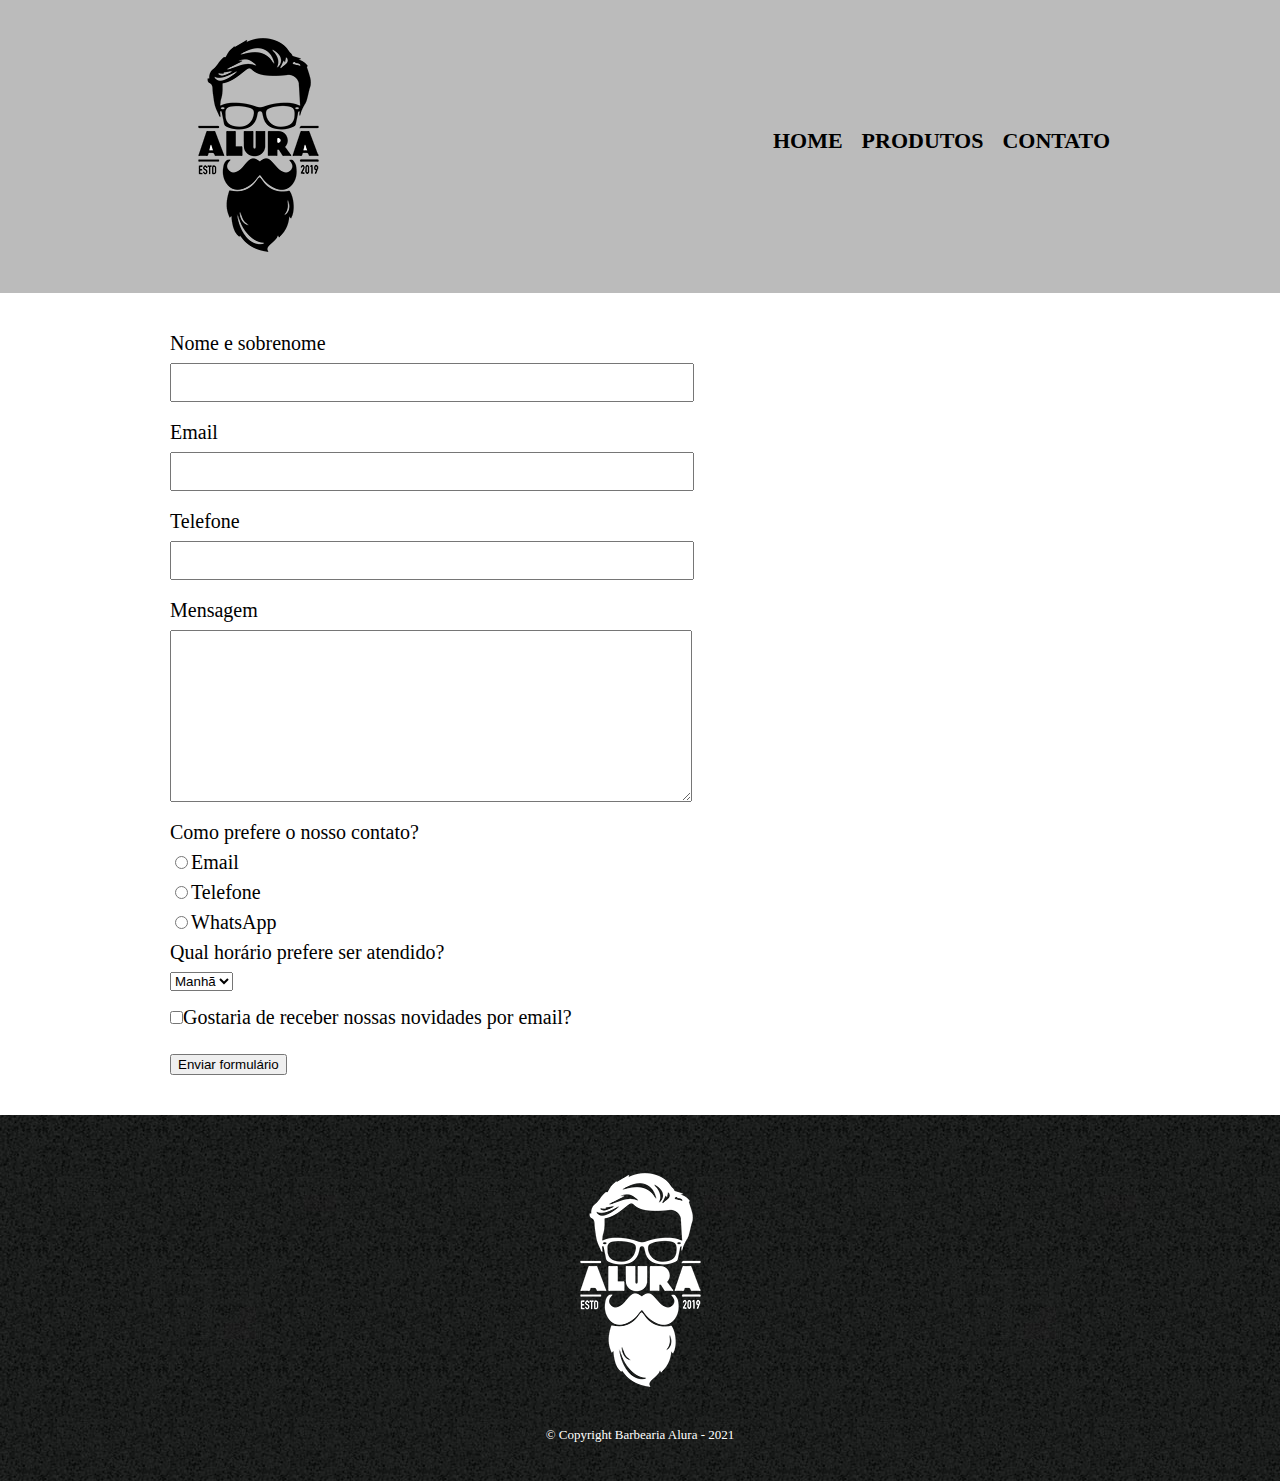
<file: html5-css3-parte3/contato.html>
<!DOCTYPE html>
<html>
  <head>
    <meta charset="UTF-8">
    <title>Contato - Barbearia Alura</title>
    <link rel="stylesheet" href="reset.css">
    <link rel="stylesheet" href="style.css">
  </head>
  <body>
    <header>
      <div class="caixa">
        <h1><img src="imagens/logo.png"></h1>
        <nav>
          <ul>
            <li><a href="index.html">Home</a></li>
            <li><a href="produtos.html">Produtos</a></li>
            <li><a href="contato.html">Contato</a></li>
          </ul>
        </nav>
      </div>
    </header>
      
    <main>
      <form>
        <label for="nome-sobrenome">Nome e sobrenome</label>
        <input type="text" id="nome-sobrenome" class="input-padrao">

        <label for="email">Email</label>
        <input type="text" id="email" class="input-padrao">

        <label for="telefone">Telefone</label>
        <input type="text" id="telefone" class="input-padrao">

        <label for="mensagem">Mensagem</label>
        <textarea cols="70" rows="10" id="mensagem" class="input-padrao"></textarea>

        <div>
          <p>Como prefere o nosso contato?</p>
          <label for="radio-email"><input type="radio" name="contato" value="email" id="radio-email">Email</label>
            
          <label for="radio-telefone"><input type="radio" name="contato" value="telefone" id="radio-telefone">Telefone</label>
            
          <label for="radio-whatsapp"><input type="radio" name="contato" value="whatsapp" id="radio-whatsapp">WhatsApp</label>
        </div>

        <div>
          <p>Qual horário prefere ser atendido?</p>
          <select>
            <option>Manhã</option>
            <option>Tarde</option>
            <option>Noite</option>
          </select>
        </div>

        <label><input type="checkbox" class="checkbox">Gostaria de receber nossas novidades por email?</label>
        <input type="submit" value="Enviar formulário">
      </form>
    </main>

    <footer>
      <img src="imagens/logo-branco.png">
      <p class="copyright">&copy; Copyright Barbearia Alura - 2021</p>
    </footer>
  </body>
</html>
</file>
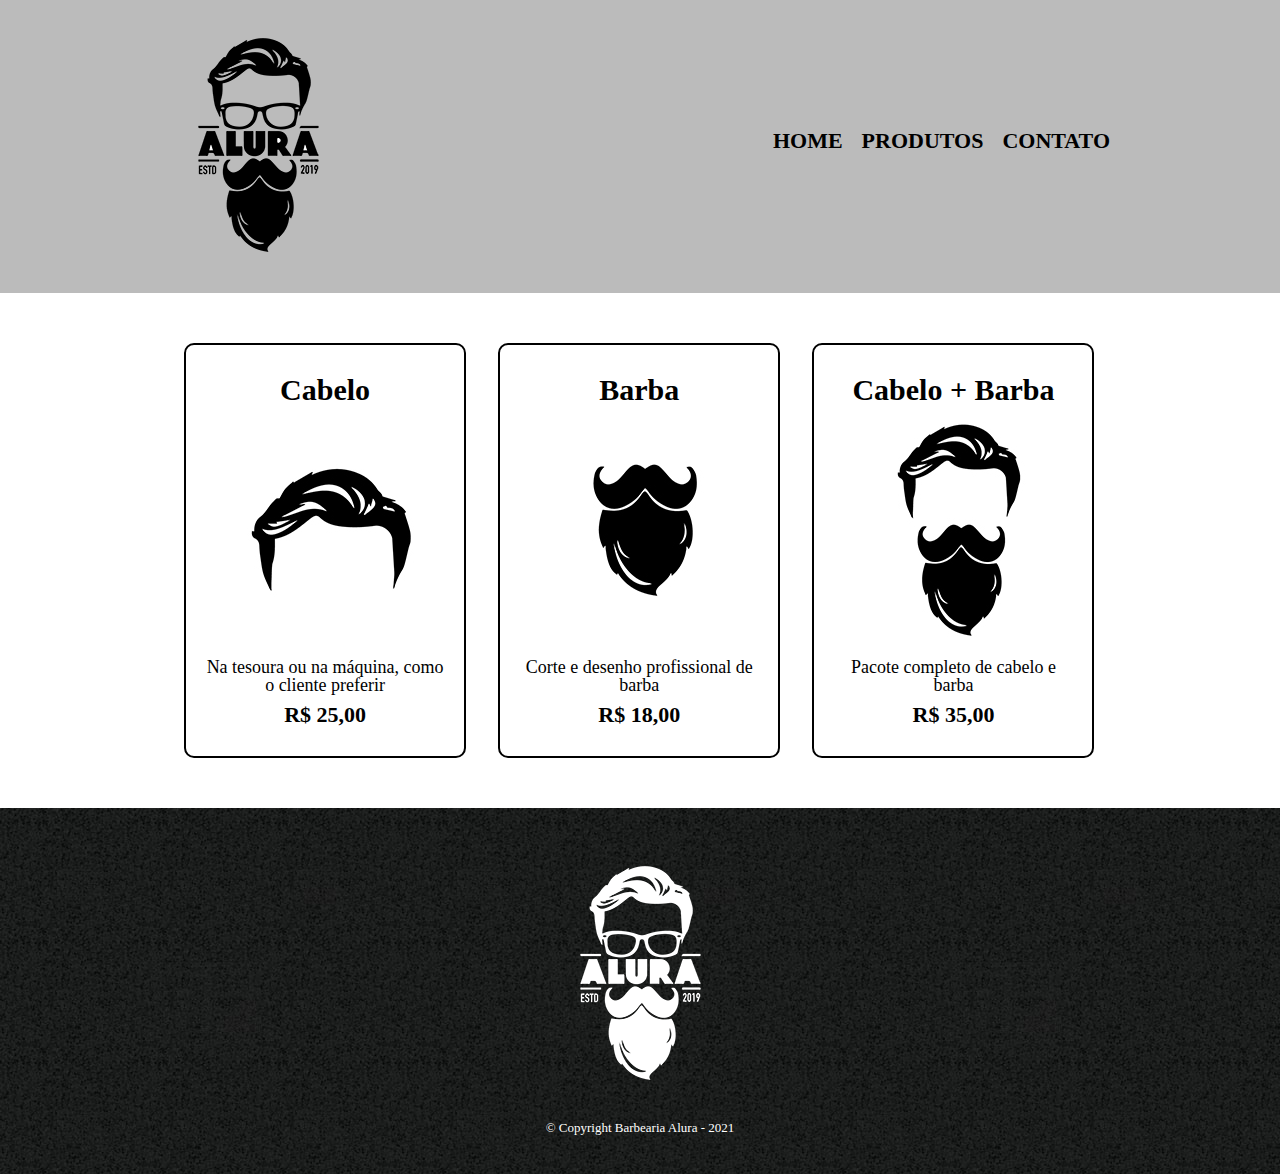
<file: html5-css3-parte3/produtos.html>
<!DOCTYPE html>
<html>
  <head>
    <meta charset="UTF-8">
    <title>Produtos - Barbearia Alura</title>
    <link rel="stylesheet" href="reset.css">
    <link rel="stylesheet" href="style.css">
  </head>
  <body>
    <header>
      <div class="caixa">
        <h1><img src="imagens/logo.png"></h1>
        <nav>
          <ul>
            <li><a href="index.html">Home</a></li>
            <li><a href="produtos.html">Produtos</a></li>
            <li><a href="contato.html">Contato</a></li>
          </ul>
        </nav>
      </div>
    </header>

    <main>
      <ul class="produtos">
        <li>
          <h2>Cabelo</h2>
          <img src="imagens/cabelo.jpg">
          <p class="produto-descricao">Na tesoura ou na máquina, como o cliente preferir</p>
          <p class="produto-preco">R$ 25,00</p>
        </li>
        <li>
          <h2>Barba</h2>
          <img src="imagens/barba.jpg">
          <p class="produto-descricao">Corte e desenho profissional de barba</p>
          <p class="produto-preco">R$ 18,00</p>
        </li>
        <li>
          <h2>Cabelo + Barba</h2>
          <img src="imagens/cabelo+barba.jpg">
          <p class="produto-descricao">Pacote completo de cabelo e barba</p>
          <p class="produto-preco">R$ 35,00</p>
        </li>
      </ul>
    </main>
    <footer>
      <img src="imagens/logo-branco.png">
      <p class="copyright">&copy; Copyright Barbearia Alura - 2021</p>
    </footer>
  </body>
</html>
</file>
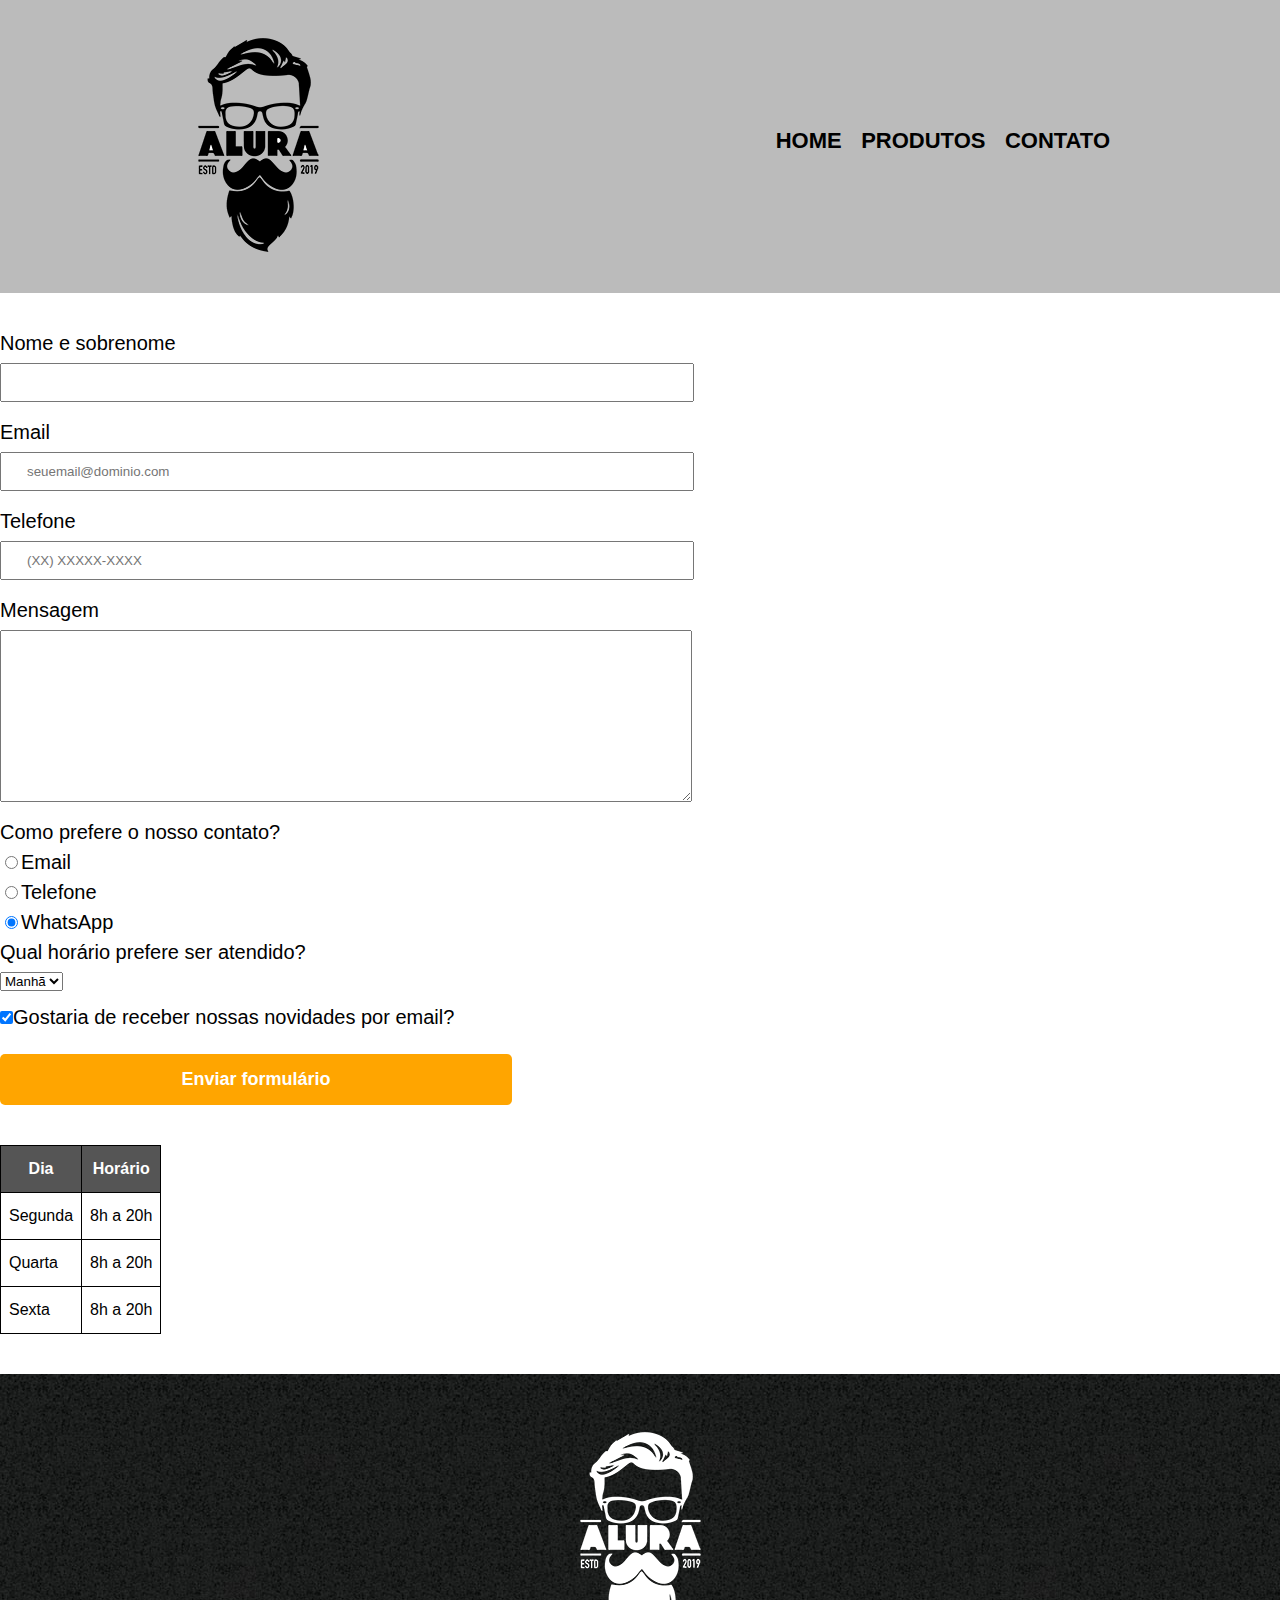
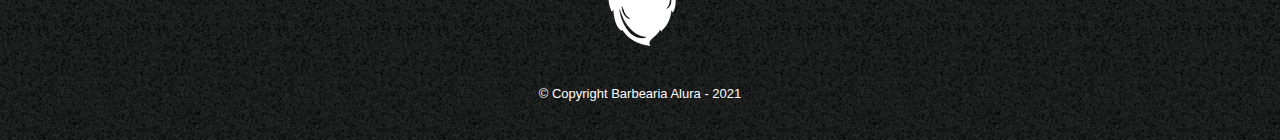
<file: html5-css3-parte4/contato.html>
<!DOCTYPE html>
<html>
  <head>
    <meta charset="UTF-8">
    <title>Contato - Barbearia Alura</title>
    <link rel="stylesheet" href="reset.css">
    <link rel="stylesheet" href="style.css">
  </head>
  <body>
    <header>
      <div class="caixa">
        <h1><img src="imagens/logo.png" alt="Logo da Barbearia Alura"></h1>
        <nav>
          <ul>
            <li><a href="index.html">Home</a></li>
            <li><a href="produtos.html">Produtos</a></li>
            <li><a href="contato.html">Contato</a></li>
          </ul>
        </nav>
      </div>
    </header>
      
    <main>
      <form>
        <label for="nome-sobrenome">Nome e sobrenome</label>
        <input type="text" id="nome-sobrenome" class="input-padrao" required>

        <label for="email">Email</label>
        <input type="email" id="email" class="input-padrao" required placeholder="seuemail@dominio.com">

        <label for="telefone">Telefone</label>
        <input type="tel" id="telefone" class="input-padrao" required placeholder="(XX) XXXXX-XXXX">

        <label for="mensagem">Mensagem</label>
        <textarea cols="70" rows="10" id="mensagem" class="input-padrao" required></textarea>

        <fieldset>
          <legend>Como prefere o nosso contato?</legend>
          <label for="radio-email"><input type="radio" name="contato" value="email" id="radio-email">Email</label>
            
          <label for="radio-telefone"><input type="radio" name="contato" value="telefone" id="radio-telefone">Telefone</label>
            
          <label for="radio-whatsapp"><input type="radio" name="contato" value="whatsapp" id="radio-whatsapp" checked>WhatsApp</label>
        </fieldset>

        <fieldset>
          <legend>Qual horário prefere ser atendido?</legend>
          <select>
            <option>Manhã</option>
            <option>Tarde</option>
            <option>Noite</option>
          </select>
        </fieldset>

        <label><input type="checkbox" class="checkbox" checked>Gostaria de receber nossas novidades por email?</label>
        <input type="submit" value="Enviar formulário" class="enviar">
      </form>

      <table>
        <thead>
          <tr>
            <th>Dia</th>
            <th>Horário</th>
          </tr>
        </thead>
        <tbody>
          <tr>
            <td>Segunda</td>
            <td>8h a 20h</td>
          </tr>
          <tr>
            <td>Quarta</td>
            <td>8h a 20h</td>
          </tr>
          <tr>
            <td>Sexta</td>
            <td>8h a 20h</td>
          </tr>
        </tbody>
      </table>
    </main>

    <footer>
      <img src="imagens/logo-branco.png" alt="Logo da Barbearia Alura">
      <p class="copyright">&copy; Copyright Barbearia Alura - 2021</p>
    </footer>
  </body>
</html>
</file>
<file: flexbox/css/style.css>
body {
	background-color: #F2F5F7;
	font-family: 'Open Sans',Arial,sans-serif;
}

.container {
	width: 94%;
	margin: 0 auto;
}

.cabecalhoPrincipal {
	background-color: #FFF;
	padding: 20px 0;
}

.cabecalhoPrincipal-titulo {
	font-weight: bold;
	font-size: 2em;
	margin-bottom: 20px;
}

.cabecalhoPrincipal-titulo a {
	text-decoration: none;
	color: inherit;
}

.cabecalhoPrincipal-nav-link {
	padding: 10px;
	margin-bottom: 10px;
	color: #9799A6;
	background-color: #FFF;
	text-decoration: none;
	transition: .5s;
	display: block;

	border-bottom: 1px solid #9799A6;
}

.conteudoPrincipal {
	margin-top: 20px;
	margin-bottom: 20px;
}

.subtitulo {
	font-weight: bold;
	font-size: 32px;
	margin-bottom: 10px;
	text-align: center;
}

.conteudoPrincipal-cursos-link {
	height: 100px;
	background-color: #FFF;
	text-align: center;
	margin: 1%;
	transition: .3s;
	box-shadow: 2px 2px 2px #CCC;
	position: relative;
}

.conteudoPrincipal-cursos-link a {
	text-decoration: none;
	color: #000;
	font-weight: bold;
	display: block;
	width: 100%;
	height: 100%;
	position: absolute;
	top: 0;
	left: 0;
}

.conteudoPrincipal-cursos-link:hover {
	box-shadow: 4px 4px 4px #CCC;
}

.conteudoPrincipal-cursos-link a:before {
	content: '';
	display: block;
	width: 50px;
	height: 50px;
	margin: 10px auto;
}

.conteudoPrincipal-cursos-link:nth-child(even) a:before {
	background: url(../img/background1.svg) no-repeat;	
}

.conteudoPrincipal-cursos-link:nth-child(odd) a:before {
	background: url(../img/background2.svg) no-repeat;
}


.rodapePrincipal {
	background-color: #324C64;
	padding-top: 20px;
}

.rodapePrincipal .subtitulo {
	color: #FFF;
}

.rodapePrincipal-navMap-link {
	text-decoration: none;
	color: #FFF;
	margin-top: 10px;
}

.rodapePrincipal-navMap-link {
	font-size: .9em;
}

.navmap-list-title {
	font-weight: 700;
	font-size: 1.3em;
	margin: .9em 0;
	padding-left: .3em;
	padding-top: .2em;
	padding-bottom: .2em;
}

.navmap-list-title + .rodapePrincipal-navMap-link {
	margin-top: 0;
}

.navmap-list-title-bancoDeDados { color: #EC6E5A; border-left: 4px solid #EC6E5A; }
.navmap-list-title-framework { color: #AD85BF; border-left: 4px solid #AD85BF; }
.navmap-list-title-frontend { color: #5EC6F3; border-left: 4px solid #5EC6F3; }
.navmap-list-title-backend { color: #25D285; border-left: 4px solid #25D285; }

.rodapePrincipal-patrocinadores {
	margin-top: 30px;
	background: #F2F5F7;
	padding: 20px 0;
}

.rodapePrincipal-contatoForm {
	margin-top: 20px;
	text-align: center;
}

.rodapePrincipal-contatoForm label[for=email-contato] {
	font-weight: bold;
	font-size: 14px;
	color: #000;
	margin-bottom: 5px;
	display: block;
}

.rodapePrincipal-contatoForm-emailInput {
	border-top-left-radius: 5px;
	border-bottom-left-radius: 5px;
	padding: 10px;
}

.rodapePrincipal-contatoForm-submit {
	border-top-right-radius: 5px;
	border-bottom-right-radius: 5px;
	background-color: #4DBA7A;
	color: #FFF;
	cursor: pointer;
	
}

.rodapePrincipal-contatoForm-submit,
.rodapePrincipal-contatoForm-emailInput {
	outline: 0;
	border: 1px solid #4DBA7A;
	box-sizing: border-box;
	font-size: 16px;
}

.videoSobre {
	background-color: #5E9EDC;
	padding: 25px 0;

}

.videoSobre-video {
	max-width: 100%;
}

.videoSobre .container {
	color: #FFF;
}

.videoSobre-sobre-title {
	font-size: 1.2em;
	font-weight: bolder;
}

.videoSobre-sobre {
	font-size: 1.3em;
	line-height: 2;
}

.videoSobre-button {
	border-radius: 8px;
	background-color: #ec6e5a;
	display: block;
	color: #FFF;
	border: none;
	height: 50px;
	font-size: .8em;
	outline: none;
}

.rodapePrincipal-contatoForm-legend {
	margin-bottom: 10px;
}

@media(min-width: 769px) {

	.container {
		width: 85%;	
	}

	.subtitulo {
		text-align: left;
	}

	.cabecalhoPrincipal-nav-link {
		border-radius: 5px;
		border: 1px solid #9799A6;
	}

	.cabecalhoPrincipal-nav-link:hover {
		color: #FFF;
		background-color: #9799A6;
	}

	.cabecalhoPrincipal-titulo {
		margin: 0;
	}

	.cabecalhoPrincipal-nav {
		width: auto;
	}

	.cabecalhoPrincipal-nav-link {
		width: auto;
		margin: 0 0 0 10px;
	}

	.rodapePrincipal-contatoForm {
		margin-top: 0;
		text-align: left;
	}

	.conteudoPrincipal-cursos-link:nth-child(3n) {
		margin-right: 0;
	}

	.conteudoPrincipal-cursos-link:nth-child(3n+1) {
		margin-left: 0;
	}

}

@media(min-width: 1000px) {
	.conteudoPrincipal-cursos-link {
		margin: 1.333%;
	}

	.conteudoPrincipal-cursos-link:nth-child(3n) {
		margin-right: 1.33%;
	}

	.conteudoPrincipal-cursos-link:nth-child(3n+1) {
		margin-left: 1.333%;
	}

	.conteudoPrincipal-cursos-link:nth-child(4n) {
		margin-right: 0;
	}

	.conteudoPrincipal-cursos-link:nth-child(4n+1) {
		margin-left: 0;
	}

	.videoSobre-sobre {
		margin-left: 1.5em;
	}

}
</file>
<file: flexbox/css/flexbox.css>
.cabecalhoPrincipal .container {
  display: flex;
  align-items: center;
  justify-content: space-between;
}

.cabecalhoPrincipal-nav {
  display: flex;
}

.rodapePrincipal-patrocinadores .container {
  display: flex;
  justify-content: space-between;
}

.rodapePrincipal-patrocinadores-list {
  display: flex;
  align-items: center;
  justify-content: space-around;
  width: 70%;
  margin-right: 5%;
}

.rodapePrincipal-contatoForm {
  width: 25%;
}

.rodapePrincipal-contatoForm-fieldset {
  display: flex;
}

.rodapePrincipal-navMap-list {
  display: flex;
  /* flex-direction: column;
  flex-wrap: wrap; */
  flex-flow: column wrap; /* Tem  o mesmo efeito das duas linhas acima*/
  height: 250px;
}

.conteudoPrincipal-cursos {
  display: flex;
  flex-wrap: wrap;
}

.conteudoPrincipal-cursos-link {
  width: 23%;
  margin: 1%;
}

.conteudoPrincipal-cursos-link:nth-child(4n) {
  margin-right: 0;
}

.conteudoPrincipal-cursos-link:nth-child(4n + 1) {
  margin-left: 0;
}

@media (min-width: 768px) {
  .cabecalhoPrincipal-nav {
    flex-direction: column;
  }

  .cabecalhoPrincipal .container {
    flex-direction: column;
    align-items: initial;
    text-align: center;
  }

  .conteudoPrincipal-cursos {
    flex-direction: column;
  }

  .conteudoPrincipal-cursos-link {
    width: 100%;
  }

  .rodapePrincipal-navMap-list {
    height: auto;
  }

  .rodapePrincipal-patrocinadores .container {
    flex-direction: column;
    align-items: center;
  }

  .rodapePrincipal-patrocinadores-list {
    margin: 0;
    width: 100%;
  }

  .rodapePrincipal-contatoForm {
    width: 100%;
  }

  .rodapePrincipal-contatoForm-fieldset {
    justify-content: center;
  }

  /* .cabecalhoPrincipal-nav-link-app {
    order: -1;
  } */
}
</file>
<file: html5-css3-parte1/style.css>
body {
  
}

#banner {
  width: 100%;
}

.principal {
  background: #CCCCCC;
  padding: 30px;
}

.titulo-principal {
  padding-left: 20px;
}

.titulo-centralizado {
  text-align: center;
}

p {
  text-align: center;
  
}

#missao {
  font-size: 20px;
}

em strong {
  color: red;
}

.itens {
  font-style: italic;
}

.beneficios {
  background: #FFFFFF;
  padding: 20px ;
}

ul {
  display: inline-block;
  vertical-align: top;
  width: 20%;
  margin-right: 15%;
}

.imagembeneficios {
  width: 50%;
}
</file>
<file: html5-css3-parte2/style.css>
header {
  background: #BBBBBB;
  padding: 20px 0;
}

.caixa {
  position: relative;
  width: 940px;
  margin: 0 auto;
}

nav {
  position: absolute;
  top: 110px;
  right: 0;
}

nav li {
  display: inline;
  margin: 0 0 0 15px;
}

nav a {
  text-transform: uppercase;
  color: #000000;
  font-weight: bold;
  font-size: 22px;
  text-decoration: none;
}

nav a:hover {
  color: #C78C19;
  text-decoration: underline;
}

#banner {
  width: 100%;
}

.principal {
  background: #CCCCCC;
  padding: 30px;
}

.principal p {
  margin-bottom: 10px;
}

.titulo-centralizado {
  text-align: center;
  margin-bottom: 20px;
  font-size: 25px;
  font-weight: bold;
}

p {
  text-align: center;
  
}

#missao {
  font-size: 20px;
  font-style: italic;
  margin-bottom: 10px;
}

em strong {
  color: red;
}

.itens {
  font-style: italic;
  margin-bottom: 5px;
}

.itens:hover {
  font-size: larger;
  font-weight: bold;
}

.beneficios {
  background: #FFFFFF;
  padding: 20px ;
}

.beneficios ul {
  display: inline-block;
  vertical-align: top;
  width: 20%;
  margin-right: 15%;
}

.imagembeneficios {
  width: 40%;
}

.imagembeneficios:hover {
  width: 42%;
  border: 5px solid #C78C19;
}

footer {
  text-align: center;
  background: url("imagens/bg.jpg");
  padding: 40px 0;
}

.copyright {
  color: #FFFFFF;
  font-size: 13px;
  margin: 20px 0 0;
}
</file>
<file: html5-css3-parte3/style-home.css>
header {
  background: #BBBBBB;
  padding: 20px 0;
}

.caixa {
  position: relative;
  width: 940px;
  margin: 0 auto;
}

nav {
  position: absolute;
  top: 110px;
  right: 0;
}

nav li {
  display: inline;
  margin: 0 0 0 15px;
}

nav a {
  text-transform: uppercase;
  color: #000000;
  font-weight: bold;
  font-size: 22px;
  text-decoration: none;
}

nav a:hover {
  color: #C78C19;
  text-decoration: underline;
}

#banner {
  width: 100%;
}

.principal {
  background: #CCCCCC;
  padding: 30px;
}

.principal p {
  margin-bottom: 10px;
}

.titulo-centralizado {
  text-align: center;
  margin-bottom: 20px;
  font-size: 25px;
  font-weight: bold;
}

p {
  text-align: center;
  
}

#missao {
  font-size: 20px;
  font-style: italic;
  margin-bottom: 10px;
}

em strong {
  color: red;
}

.itens {
  font-style: italic;
  margin-bottom: 5px;
}

.itens:hover {
  font-size: larger;
  font-weight: bold;
}

.beneficios {
  background: #FFFFFF;
  padding: 20px ;
}

.beneficios ul {
  display: inline-block;
  vertical-align: top;
  width: 20%;
  margin-right: 15%;
}

.imagembeneficios {
  width: 40%;
}

.imagembeneficios:hover {
  width: 42%;
  border: 5px solid #C78C19;
}

footer {
  text-align: center;
  background: url("imagens/bg.jpg");
  padding: 40px 0;
}

.copyright {
  color: #FFFFFF;
  font-size: 13px;
  margin: 20px 0 0;
}
</file>
<file: html5-css3-parte4/style.css>
body {
  font-family: 'Montserrat', sans-serif;
}

header {
  background: #BBBBBB;
  padding: 20px 0;
}

.caixa {
  position: relative;
  width: 940px;
  margin: 0 auto;
}

nav {
  position: absolute;
  top: 110px;
  right: 0;
}

nav li {
  display: inline;
  margin: 0 0 0 15px;
}

nav a {
  text-transform: uppercase;
  color: #000000;
  font-weight: bold;
  font-size: 22px;
  text-decoration: none;
}

nav a:hover {
  color: #C78C19;
  text-decoration: underline;
}

.produtos {
  width: 940px;
  margin: 0 auto;
  padding: 50px 0;
}

.produtos li {
  display: inline-block;
  text-align: center;
  width: 30%;
  vertical-align: top;
  margin: 0 1.5%;
  padding: 30px 20px;
  box-sizing: border-box;
  border: 2px solid #000000;
  border-radius: 10px;
}

.produtos li:hover {
  border-color: #C78C19;
}

.produtos li:active {
  border-color: #088c19;
}

.produtos li:hover h2 {
  font-size: 34px;
}

.produtos h2 {
  font-size: 30px;
  font-weight: bold;  
}

.produto-descricao {
  font-size: 18px;
}

.produto-preco {
  font-size: 22px;
  font-weight: bold;
  margin-top: 10px;
}

footer {
  text-align: center;
  background: url("imagens/bg.jpg");
  padding: 40px 0;
}

.copyright {
  color: #FFFFFF;
  font-size: 13px;
  margin: 20px 0 0;
}

main {
  
}

form {
  margin: 40px 0;
}

form label, form legend {
  display: block;
  font-size: 20px;
  margin: 0 0 10px;
}

.input-padrao {
  display: block;
  margin: 0 0 20px;
  padding: 10px 25px;
  width: 50%;
}

.checkbox {
  margin: 20px 0;
}

.enviar {
  width: 40%;
  padding: 15px 0;
  background: orange;
  color: white;
  font-weight: bold;
  font-size: 18px;
  border: none;
  border-radius: 5px;
  transition: 1s all;
  cursor: pointer;
}

.enviar:hover {
  background: darkorange;
  transform: scale(1.08);
}

table {
  margin: 20px 0 40px;
}

thead {
  background: #555555;
  color: white;
  font-weight: bold;  
}

td, th {
  border: 1px solid #000000;
  padding: 15px 8px;
}

/* css da pagina inicial */
.banner {
  width: 100%;
}

.titulo-principal {
  font-weight: 600;
  text-align: center;
  font-size: 2em;
  margin: 0 0 1em;
  clear: left;
}

.principal {
  padding: 3em 0;
  background: #fefefe;
  width: 940px;
  margin: 0 auto;
}

.principal p {
  margin: 0 0 1em;
}

.principal strong {
  font-weight: bold;  
}

.principal em {
  font-style: italic;
}

.utensilios {
  width: 120px; 
  float: left;
  margin: 0 20px 20px 0;
}

.mapa {
  padding: 3em 0;
  background: linear-gradient(#fefefe,#888888);
}

.mapa-conteudo {
  width: 940px;
  margin: 0 auto;  
}

.mapa p {
  margin: 0 0 2em;
  text-align: center;
}

.beneficios {
  padding: 3em 0;
  background: #888888;
}

.conteudo-beneficios {
  width: 640px;
  margin: 0 auto;
}

.lista-beneficios {
  width: 40%;
  display: inline-block;
  vertical-align: top;
}

.itens {
  line-height: 1.5;  
}

.itens:first-child {
  font-weight: bold;
}

.itens:before {
  content:"★ ";
}

.imagem-beneficios {
  width: 60%;
  opacity: 1;
  transition: 400ms;
  box-shadow: 10px 10px 10px #000000;
}

.imagem-beneficios:hover {
  opacity: 0.3;
}

.video {
  width: 560px;
  margin: 2em auto;
}
</file>
<file: html5-css3-parte2/produtos.css>
header {
  background: #BBBBBB;
  padding: 20px 0;
}

.caixa {
  position: relative;
  width: 940px;
  margin: 0 auto;
}

nav {
  position: absolute;
  top: 110px;
  right: 0;
}

nav li {
  display: inline;
  margin: 0 0 0 15px;
}

nav a {
  text-transform: uppercase;
  color: #000000;
  font-weight: bold;
  font-size: 22px;
  text-decoration: none;
}

.produtos {
  width: 940px;
  margin: 0 auto;
  padding: 50px 0;
}

.produtos li {
  display: inline-block;
  text-align: center;
  width: 33%;
  vertical-align: top;
}

.produtos h2 {
  font-size: 30px;
  font-weight: bold;  
}

.produto-descricao {
  font-size: 18px;
}

.produto-preco {
  font-size: 22px;
  font-weight: bold;
}
</file>
<file: html5-css3-parte3/style.css>
header {
  background: #BBBBBB;
  padding: 20px 0;
}

.caixa {
  position: relative;
  width: 940px;
  margin: 0 auto;
}

nav {
  position: absolute;
  top: 110px;
  right: 0;
}

nav li {
  display: inline;
  margin: 0 0 0 15px;
}

nav a {
  text-transform: uppercase;
  color: #000000;
  font-weight: bold;
  font-size: 22px;
  text-decoration: none;
}

nav a:hover {
  color: #C78C19;
  text-decoration: underline;
}

.produtos {
  width: 940px;
  margin: 0 auto;
  padding: 50px 0;
}

.produtos li {
  display: inline-block;
  text-align: center;
  width: 30%;
  vertical-align: top;
  margin: 0 1.5%;
  padding: 30px 20px;
  box-sizing: border-box;
  border: 2px solid #000000;
  border-radius: 10px;
}

.produtos li:hover {
  border-color: #C78C19;
}

.produtos li:active {
  border-color: #088c19;
}

.produtos li:hover h2 {
  font-size: 34px;
}

.produtos h2 {
  font-size: 30px;
  font-weight: bold;  
}

.produto-descricao {
  font-size: 18px;
}

.produto-preco {
  font-size: 22px;
  font-weight: bold;
  margin-top: 10px;
}

footer {
  text-align: center;
  background: url("imagens/bg.jpg");
  padding: 40px 0;
}

.copyright {
  color: #FFFFFF;
  font-size: 13px;
  margin: 20px 0 0;
}

main {
  width: 940px;
  margin: 0 auto;
}

form {
  margin: 40px 0;
}

form label, form p {
  display: block;
  font-size: 20px;
  margin: 0 0 10px;
}

.input-padrao {
  display: block;
  margin: 0 0 20px;
  padding: 10px 25px;
  width: 50%;
}

.checkbox {
  margin: 20px 0;
}
</file>
<file: css-grid/alura-store/assets/css/styles.css>
@import './normalize.css';
@import './reset.css';
@import './style.css';
@import './destaques.css';
@import './populares.css';
@import './menu.css';
@import './responsivo.css';
</file>
